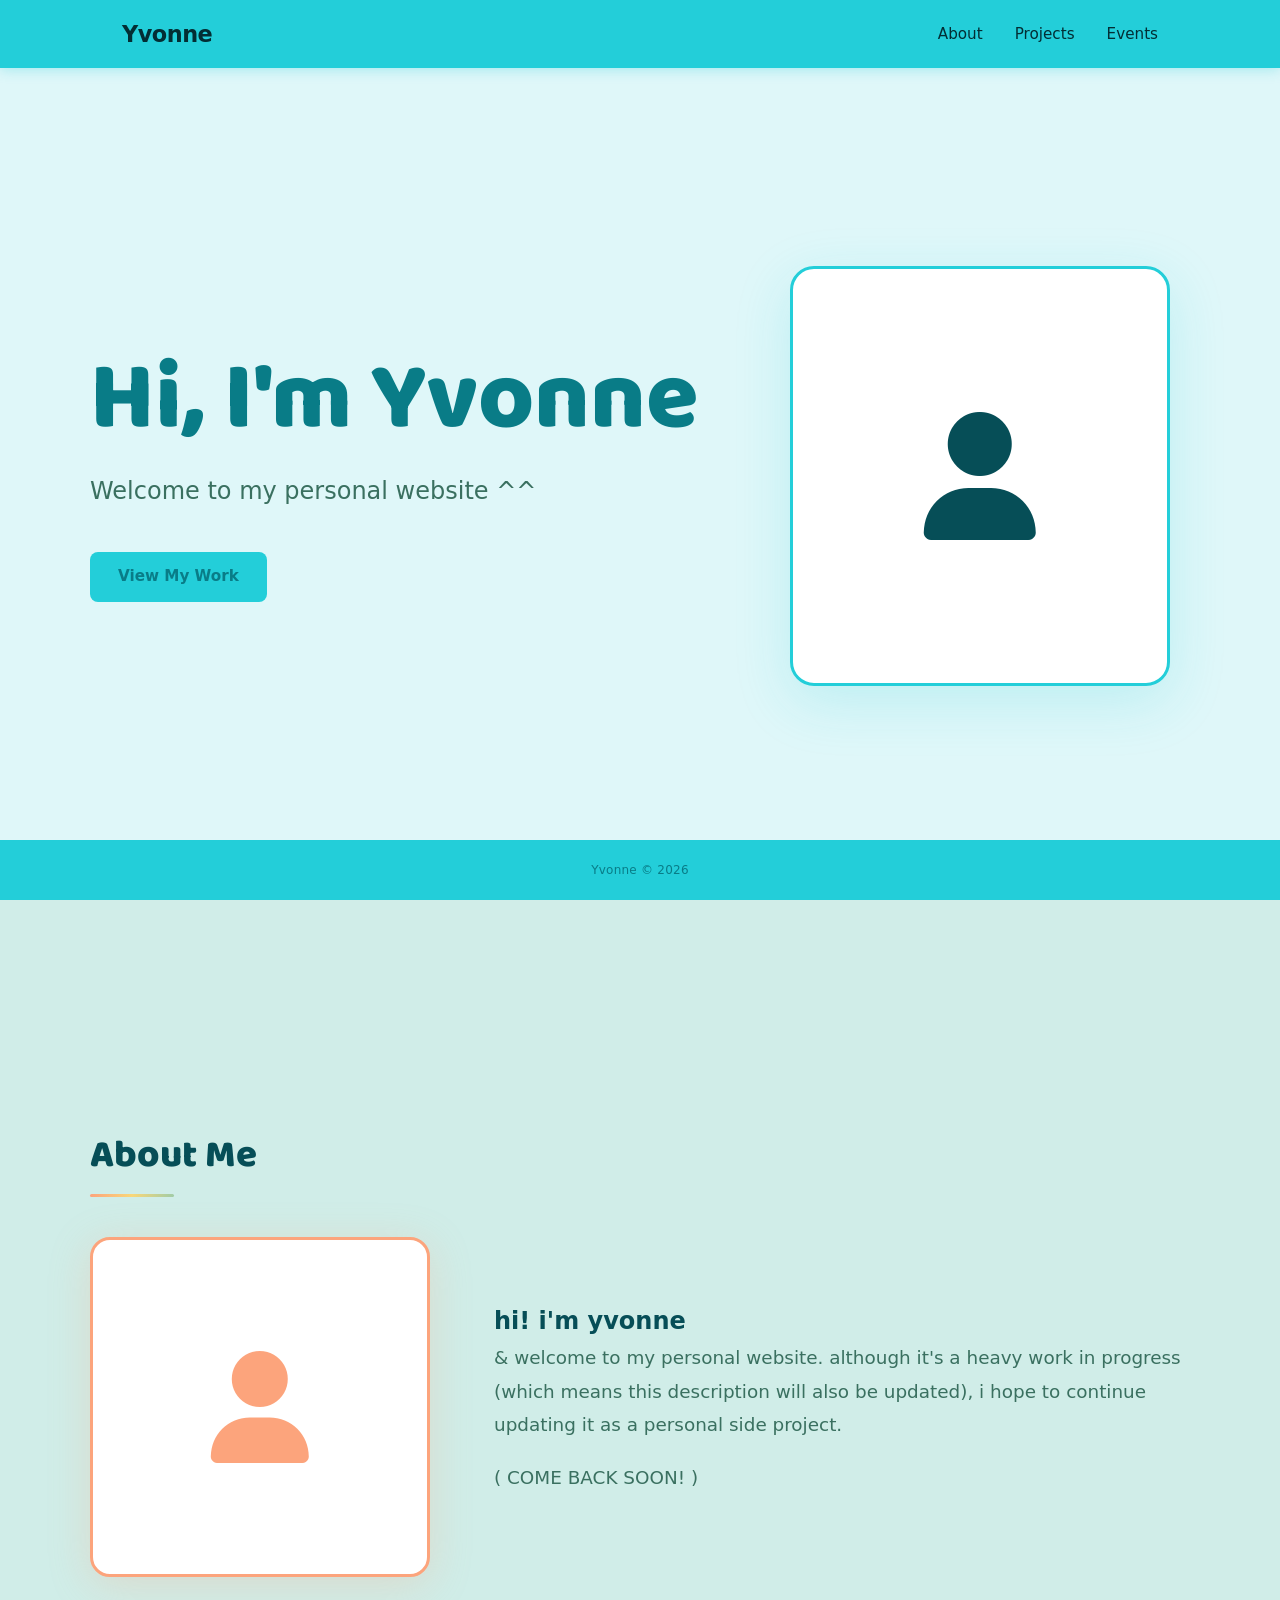
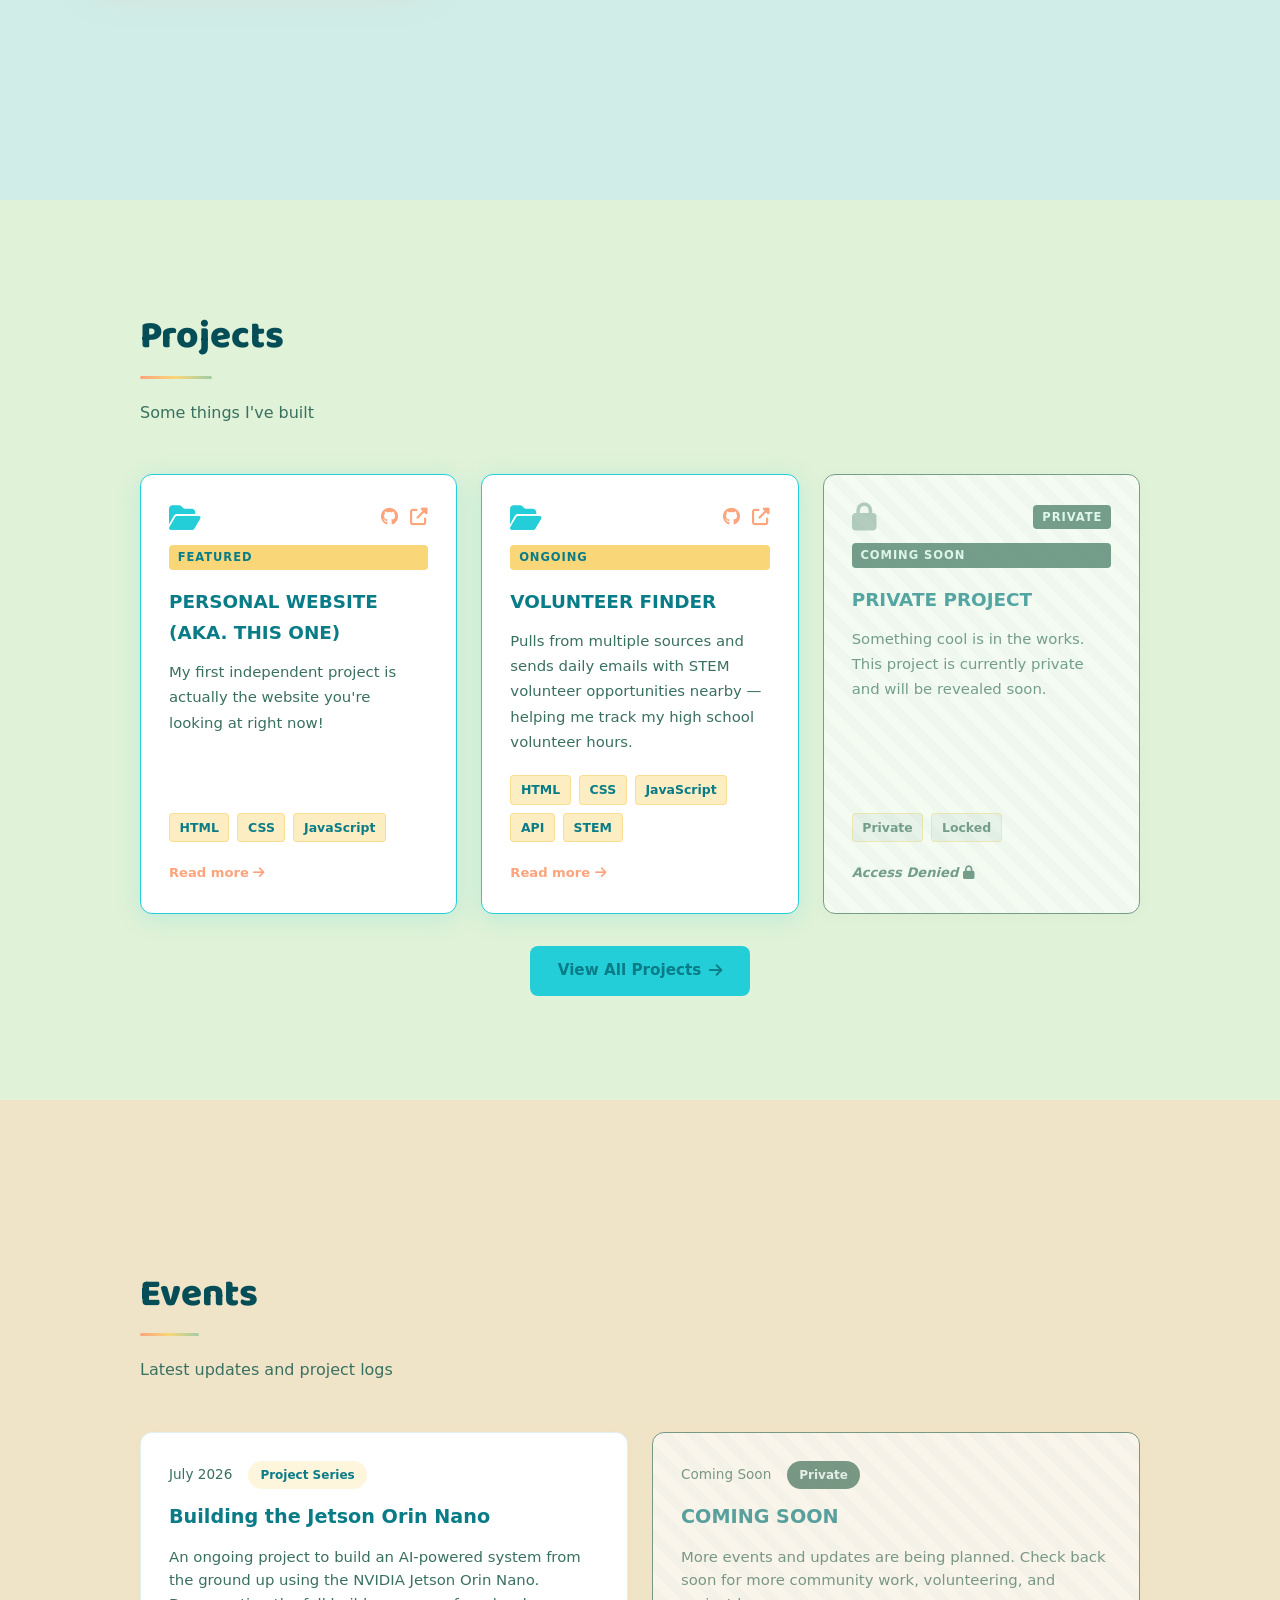
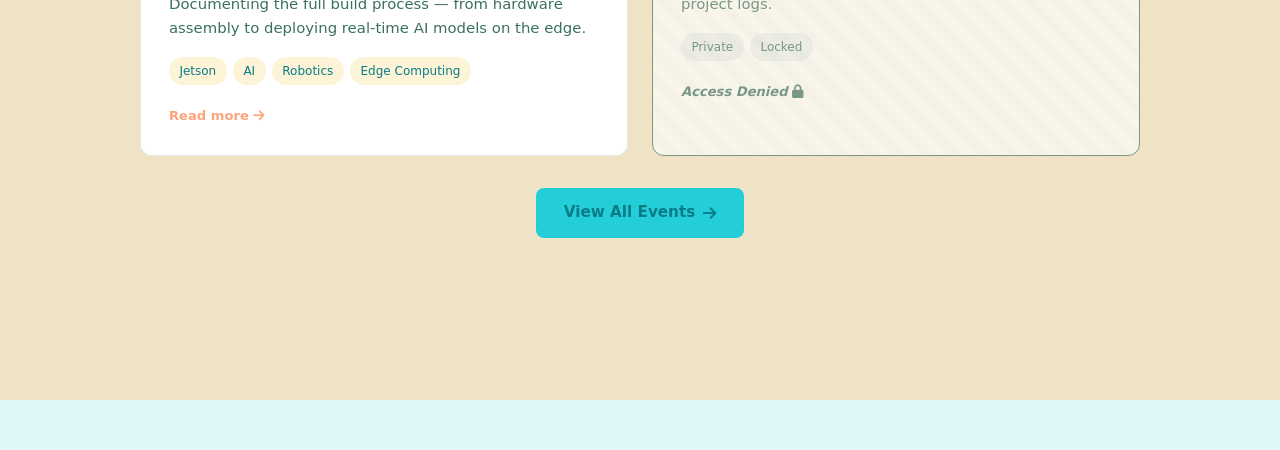
<file: index.html>
<!DOCTYPE html>
<html lang="en">
  <head>
    <meta charset="UTF-8" />
    <meta name="viewport" content="width=device-width, initial-scale=1.0" />
    <title>Yvonne | Personal Website</title>
    <link rel="stylesheet" href="styles.css" />
    <link rel="preconnect" href="https://fonts.googleapis.com">
    <link rel="preconnect" href="https://fonts.gstatic.com" crossorigin>
    <link href="https://fonts.googleapis.com/css2?family=Baloo+2:wght@400;500;600;700;800&display=swap" rel="stylesheet">
    <link
      rel="stylesheet"
      href="https://cdnjs.cloudflare.com/ajax/libs/font-awesome/6.5.0/css/all.min.css"
    />
  </head>
  <body>
    <!-- Navigation -->
    <nav id="navbar">
      <div class="nav-container">
        <a href="#hero" class="nav-logo">Yvonne</a>
        <button class="nav-toggle" id="nav-toggle" aria-label="Toggle menu">
          <i class="fas fa-bars"></i>
        </button>
        <ul class="nav-links" id="nav-links">
          <li><a href="#about">About</a></li>
          <li><a href="projects.html">Projects</a></li>
          <li><a href="events.html">Events</a></li>
        </ul>
      </div>
    </nav>

    <!-- HUD Corner Decoration (bottom-left) - Futuristic Tech Design -->
    <div class="hud-corner" aria-hidden="true">
      <svg viewBox="0 0 300 300" fill="none" xmlns="http://www.w3.org/2000/svg">
        <!-- Dark solid background panel -->
        <rect x="5" y="5" width="135" height="135" rx="4" fill="rgba(10, 140, 155, 0.08)" stroke="rgba(10, 140, 155, 0.3)" stroke-width="1"/>
        
        <!-- Background grid pattern -->
        <g opacity="0.15">
          <line x1="25" y1="5" x2="25" y2="140" stroke="#0fa0af" stroke-width="0.5"/>
          <line x1="50" y1="5" x2="50" y2="140" stroke="#0fa0af" stroke-width="0.5"/>
          <line x1="75" y1="5" x2="75" y2="140" stroke="#0fa0af" stroke-width="0.5"/>
          <line x1="100" y1="5" x2="100" y2="140" stroke="#0fa0af" stroke-width="0.5"/>
          <line x1="125" y1="5" x2="125" y2="140" stroke="#0fa0af" stroke-width="0.5"/>
          <line x1="5" y1="25" x2="140" y2="25" stroke="#0fa0af" stroke-width="0.5"/>
          <line x1="5" y1="50" x2="140" y2="50" stroke="#0fa0af" stroke-width="0.5"/>
          <line x1="5" y1="75" x2="140" y2="75" stroke="#0fa0af" stroke-width="0.5"/>
          <line x1="5" y1="100" x2="140" y2="100" stroke="#0fa0af" stroke-width="0.5"/>
          <line x1="5" y1="125" x2="140" y2="125" stroke="#0fa0af" stroke-width="0.5"/>
        </g>
        
        <!-- Main L-shaped corner bracket (very thick) -->
        <path d="M 8 120 L 8 8 L 120 8" stroke="#0a6b75" stroke-width="5" stroke-linecap="square" stroke-linejoin="miter"/>
        <path d="M 16 112 L 16 16 L 112 16" stroke="#0fa0af" stroke-width="2.5" stroke-linecap="square" stroke-linejoin="miter"/>
        <path d="M 24 104 L 24 24 L 104 24" stroke="#0fa0af" stroke-width="1" stroke-linecap="square" stroke-linejoin="miter" opacity="0.5"/>
        
        <!-- Corner accent - large filled squares at the inner corner -->
        <rect x="3" y="115" width="14" height="14" fill="#0a6b75" rx="2"/>
        <rect x="6" y="118" width="8" height="8" fill="#0fa0af" rx="1"/>
        <rect x="115" y="3" width="14" height="14" fill="#0a6b75" rx="2"/>
        <rect x="118" y="6" width="8" height="8" fill="#0fa0af" rx="1"/>
        
        <!-- Vertical circuit traces going down (thick) -->
        <path d="M 40 8 L 40 55 L 65 55 L 65 95" stroke="#0a6b75" stroke-width="3" stroke-linecap="square" stroke-linejoin="miter"/>
        <path d="M 44 8 L 44 52 L 62 52 L 62 90" stroke="#0fa0af" stroke-width="1.5" stroke-linecap="square" stroke-linejoin="miter"/>
        <circle cx="65" cy="95" r="7" fill="none" stroke="#0a6b75" stroke-width="2"/>
        <circle cx="65" cy="95" r="4" fill="none" stroke="#0fa0af" stroke-width="1.5"/>
        <circle cx="65" cy="95" r="3" fill="#0fa0af" opacity="0.8">
          <animate attributeName="r" values="2.5;4.5;2.5" dur="2s" repeatCount="indefinite"/>
          <animate attributeName="opacity" values="0.6;1;0.6" dur="2s" repeatCount="indefinite"/>
        </circle>
        
        <path d="M 90 8 L 90 45 L 115 45 L 115 75" stroke="#0a6b75" stroke-width="2.5" stroke-linecap="square" stroke-linejoin="miter"/>
        <path d="M 93 8 L 93 42 L 112 42 L 112 72" stroke="#0fa0af" stroke-width="1" stroke-linecap="square" stroke-linejoin="miter"/>
        <circle cx="115" cy="75" r="6" fill="none" stroke="#0a6b75" stroke-width="1.5"/>
        <circle cx="115" cy="75" r="3.5" fill="#0fa0af" opacity="0.7">
          <animate attributeName="r" values="3;5;3" dur="2.2s" repeatCount="indefinite"/>
        </circle>
        
        <!-- Horizontal circuit traces going right (thick) -->
        <path d="M 8 40 L 55 40 L 55 65 L 95 65" stroke="#0a6b75" stroke-width="3" stroke-linecap="square" stroke-linejoin="miter"/>
        <path d="M 8 44 L 52 44 L 52 62 L 90 62" stroke="#0fa0af" stroke-width="1.5" stroke-linecap="square" stroke-linejoin="miter"/>
        <circle cx="95" cy="65" r="7" fill="none" stroke="#0a6b75" stroke-width="2"/>
        <circle cx="95" cy="65" r="4" fill="none" stroke="#0fa0af" stroke-width="1.5"/>
        <circle cx="95" cy="65" r="3" fill="#0fa0af" opacity="0.8">
          <animate attributeName="r" values="2.5;4.5;2.5" dur="2.5s" repeatCount="indefinite"/>
          <animate attributeName="opacity" values="0.6;1;0.6" dur="2.5s" repeatCount="indefinite"/>
        </circle>
        
        <!-- Additional parallel traces -->
        <path d="M 8 70 L 45 70 L 45 88 L 68 88" stroke="#0a6b75" stroke-width="2" stroke-linecap="square" stroke-linejoin="miter" opacity="0.6"/>
        <path d="M 8 90 L 35 90 L 35 105 L 55 105" stroke="#0a6b75" stroke-width="1.5" stroke-linecap="square" stroke-linejoin="miter" opacity="0.4"/>
        <path d="M 70 8 L 70 38 L 88 38 L 88 55" stroke="#0a6b75" stroke-width="2" stroke-linecap="square" stroke-linejoin="miter" opacity="0.6"/>
        <path d="M 90 8 L 90 30 L 105 30 L 105 50" stroke="#0a6b75" stroke-width="1.5" stroke-linecap="square" stroke-linejoin="miter" opacity="0.4"/>
        
        <!-- Solder pad rectangles -->
        <rect x="60" y="60" width="12" height="12" fill="#0a6b75" opacity="0.5" rx="2"/>
        <rect x="62" y="62" width="8" height="8" fill="#0fa0af" opacity="0.3" rx="1"/>
        <rect x="40" y="60" width="12" height="12" fill="#0a6b75" opacity="0.4" rx="2"/>
        <rect x="20" y="85" width="10" height="10" fill="#0a6b75" opacity="0.35" rx="2"/>
        
        <!-- Data stream bars (vertical equalizer style) - BOLD -->
        <g opacity="0.7">
          <rect x="100" y="90" width="6" height="18" fill="#0a6b75" rx="1.5">
            <animate attributeName="height" values="18;28;10;18" dur="1.2s" repeatCount="indefinite"/>
            <animate attributeName="y" values="90;80;88;90" dur="1.2s" repeatCount="indefinite"/>
          </rect>
          <rect x="100" y="92" width="2" height="14" fill="#0fa0af" rx="1">
            <animate attributeName="height" values="14;22;8;14" dur="1.2s" repeatCount="indefinite"/>
            <animate attributeName="y" values="92;84;90;92" dur="1.2s" repeatCount="indefinite"/>
          </rect>
          
          <rect x="110" y="85" width="6" height="23" fill="#0a6b75" rx="1.5">
            <animate attributeName="height" values="23;14;28;23" dur="1.5s" repeatCount="indefinite"/>
            <animate attributeName="y" values="85;94;80;85" dur="1.5s" repeatCount="indefinite"/>
          </rect>
          <rect x="110" y="87" width="2" height="19" fill="#0fa0af" rx="1">
            <animate attributeName="height" values="19;10;24;19" dur="1.5s" repeatCount="indefinite"/>
            <animate attributeName="y" values="87;96;82;87" dur="1.5s" repeatCount="indefinite"/>
          </rect>
          
          <rect x="120" y="80" width="6" height="28" fill="#0a6b75" rx="1.5">
            <animate attributeName="height" values="28;18;22;28" dur="1.8s" repeatCount="indefinite"/>
            <animate attributeName="y" values="80;90;86;80" dur="1.8s" repeatCount="indefinite"/>
          </rect>
          <rect x="120" y="82" width="2" height="24" fill="#0fa0af" rx="1">
            <animate attributeName="height" values="24;14;18;24" dur="1.8s" repeatCount="indefinite"/>
            <animate attributeName="y" values="82;92;86;82" dur="1.8s" repeatCount="indefinite"/>
          </rect>
          
          <rect x="130" y="88" width="6" height="20" fill="#0a6b75" rx="1.5">
            <animate attributeName="height" values="20;28;12;20" dur="1.4s" repeatCount="indefinite"/>
            <animate attributeName="y" values="88;80;96;88" dur="1.4s" repeatCount="indefinite"/>
          </rect>
          <rect x="130" y="90" width="2" height="16" fill="#0fa0af" rx="1">
            <animate attributeName="height" values="16;24;8;16" dur="1.4s" repeatCount="indefinite"/>
            <animate attributeName="y" values="90;82;98;90" dur="1.4s" repeatCount="indefinite"/>
          </rect>
          
          <rect x="140" y="82" width="6" height="26" fill="#0a6b75" rx="1.5">
            <animate attributeName="height" values="26;16;30;26" dur="1.6s" repeatCount="indefinite"/>
            <animate attributeName="y" values="82;92;78;82" dur="1.6s" repeatCount="indefinite"/>
          </rect>
          <rect x="140" y="84" width="2" height="22" fill="#0fa0af" rx="1">
            <animate attributeName="height" values="22;12;26;22" dur="1.6s" repeatCount="indefinite"/>
            <animate attributeName="y" values="84;94;80;84" dur="1.6s" repeatCount="indefinite"/>
          </rect>
        </g>
        
        <!-- Hexagonal sensor node - BOLD -->
        <g transform="translate(150, 55)">
          <polygon points="25,6 40,14 40,32 25,40 10,32 10,14" stroke="#0a6b75" stroke-width="2.5" fill="rgba(10,107,117,0.15)"/>
          <polygon points="25,12 33,17 33,27 25,32 17,27 17,17" stroke="#0fa0af" stroke-width="1.5" fill="none"/>
          <circle cx="25" cy="22" r="5" fill="#0a6b75" opacity="0.6">
            <animate attributeName="r" values="4;7;4" dur="3s" repeatCount="indefinite"/>
          </circle>
          <circle cx="25" cy="22" r="3" fill="#0fa0af" opacity="0.7">
            <animate attributeName="opacity" values="0.5;0.9;0.5" dur="3s" repeatCount="indefinite"/>
          </circle>
          <circle cx="25" cy="22" r="1.5" fill="#dff7f9" opacity="0.8"/>
        </g>
        
        <!-- Radar sweep arc - BOLD -->
        <g transform="translate(140, 130)" opacity="0.5">
          <circle cx="0" cy="0" r="30" stroke="#0a6b75" stroke-width="1.5" stroke-dasharray="4 6"/>
          <circle cx="0" cy="0" r="50" stroke="#0a6b75" stroke-width="1" stroke-dasharray="3 8"/>
          <circle cx="0" cy="0" r="70" stroke="#0a6b75" stroke-width="0.6" stroke-dasharray="2 10"/>
          <line x1="0" y1="0" x2="0" y2="-70" stroke="#0fa0af" stroke-width="1.5">
            <animateTransform attributeName="transform" type="rotate" from="0" to="360" dur="6s" repeatCount="indefinite"/>
          </line>
        </g>
        
        <!-- Signal waves emanating - BOLD -->
        <g opacity="0.5">
          <path d="M 175 100 Q 190 88 205 100" stroke="#0a6b75" stroke-width="2" fill="none" stroke-linecap="round"/>
          <path d="M 165 92 Q 190 74 215 92" stroke="#0a6b75" stroke-width="1.5" fill="none" stroke-linecap="round"/>
          <path d="M 155 84 Q 190 60 225 84" stroke="#0a6b75" stroke-width="1" fill="none" stroke-linecap="round"/>
        </g>
        
        <!-- Crosshair markers at key points - BOLD -->
        <g opacity="0.6">
          <line x1="190" y1="30" x2="190" y2="42" stroke="#0a6b75" stroke-width="1.5"/>
          <line x1="185" y1="36" x2="195" y2="36" stroke="#0a6b75" stroke-width="1.5"/>
          <line x1="220" y1="65" x2="220" y2="77" stroke="#0a6b75" stroke-width="1.5"/>
          <line x1="215" y1="71" x2="225" y2="71" stroke="#0a6b75" stroke-width="1.5"/>
          <line x1="190" y1="170" x2="190" y2="182" stroke="#0a6b75" stroke-width="1.5"/>
          <line x1="185" y1="176" x2="195" y2="176" stroke="#0a6b75" stroke-width="1.5"/>
        </g>
        
        <!-- Diagonal data lines - BOLD -->
        <path d="M 120 120 L 170 170" stroke="#0a6b75" stroke-width="1.5" stroke-linecap="round" opacity="0.4" stroke-dasharray="6 4"/>
        <path d="M 100 120 L 140 170" stroke="#0a6b75" stroke-width="1" stroke-linecap="round" opacity="0.25" stroke-dasharray="4 6"/>
        
        <!-- Corner tech accents - large triangles -->
        <polygon points="20,110 32,110 20,122" fill="#0a6b75" opacity="0.6"/>
        <polygon points="110,20 122,20 110,32" fill="#0a6b75" opacity="0.6"/>
        
        <!-- Tech decoration blocks -->
        <rect x="130" y="8" width="8" height="5" fill="#0a6b75" rx="1" opacity="0.5"/>
        <rect x="8" y="130" width="5" height="8" fill="#0a6b75" rx="1" opacity="0.5"/>
        
        <!-- Animated data particles -->
        <circle r="2.5" fill="#0a6b75" opacity="0">
          <animate attributeName="cx" values="40;65;65;95" dur="3s" repeatCount="indefinite"/>
          <animate attributeName="cy" values="8;8;55;55" dur="3s" repeatCount="indefinite"/>
          <animate attributeName="opacity" values="0;0.8;0.8;0" dur="3s" repeatCount="indefinite"/>
        </circle>
        <circle r="2" fill="#0a6b75" opacity="0">
          <animate attributeName="cx" values="8;8;40;40" dur="2.5s" repeatCount="indefinite"/>
          <animate attributeName="cy" values="8;50;50;80" dur="2.5s" repeatCount="indefinite"/>
          <animate attributeName="opacity" values="0;0.7;0.7;0" dur="2.5s" repeatCount="indefinite"/>
        </circle>
        
        <!-- Gradient definitions -->
        <defs>
          <linearGradient id="hudGrad1" x1="0%" y1="0%" x2="100%" y2="100%">
            <stop offset="0%" stop-color="#0fa0af"/>
            <stop offset="100%" stop-color="#0a6b75"/>
          </linearGradient>
          <linearGradient id="hudGrad2" x1="100%" y1="0%" x2="0%" y2="100%">
            <stop offset="0%" stop-color="#0fa0af" stop-opacity="0.6"/>
            <stop offset="100%" stop-color="#0a6b75" stop-opacity="0.3"/>
          </linearGradient>
        </defs>
      </svg>
    </div>

    <div class="scroll-charm" id="scroll-charm" aria-hidden="true">
      <span class="garden-line"></span>
      <span class="hanging-star star-one"></span>
      <span class="hanging-star star-two"></span>
      <span class="hanging-star star-three"></span>
      <span class="hanging-star star-four"></span>
      <span class="hanging-star star-five"></span>
    </div>

    <!-- Hero Section -->
    <section id="hero">
      <div class="hero-inner">
        <div class="hero-content">
          <h1 class="hero-name">Hi, I'm Yvonne</h1>
          <p class="hero-tagline">Welcome to my personal website ^^</p>
          <div class="hero-cta">
            <a href="#projects" class="btn btn-primary">View My Work</a>
          </div>
        </div>
        <div class="hero-image">
          <div class="hero-image-frame">
            <!-- Replace with: <img src="your-photo.jpg" alt="Yvonne" /> -->
            <i class="fas fa-user"></i>
          </div>
        </div>
      </div>
      <div class="hero-scroll-hint">
        <a href="#about"><i class="fas fa-chevron-down"></i></a>
      </div>
    </section>

    <!-- About Section -->
    <section id="about">
      <div class="section-container">
        <h2 class="section-title">About Me</h2>
        <div class="about-content">
          <div class="about-avatar">
            <div class="avatar-placeholder">
              <!-- Replace with: <img src="your-photo.jpg" alt="Yvonne" /> -->
              <i class="fas fa-user"></i>
            </div>
          </div>
<div class="about-text">
            <h1>
              hi! i'm yvonne
            </h1>
            <p>
              & welcome to my personal website. although it's a heavy work in progress (which means this description will also be updated), i hope to continue updating it as a personal side project. 
            </p>
            <p>
              ( COME BACK SOON! )
            </p>
          </div>
        </div>
      </div>
    </section>

    <!-- Projects Section -->
    <section id="projects">
      <div class="section-container">
        <h2 class="section-title">Projects</h2>
        <p class="section-subtitle">Some things I've built</p>
        <div class="projects-grid">

          <!-- Project Card 1 - Personal Website (Featured) -->
          <article class="project-card project-card--featured" role="button" tabindex="0"
            data-title="PERSONAL WEBSITE (AKA. THIS ONE)"
            data-badge="Featured"
            data-desc="This website was designed as a place to showcase some of my work and share a bit about myself. Although currently a heavy
              work in progress, I plan to continue updating it as a personal project -- and as I learn more."
            data-tags="HTML,CSS,JavaScript"
            data-page="project-personal-website.html"
          >
            <div class="project-card-header">
              <i class="fas fa-folder-open project-icon"></i>
              <div class="project-links">
                <a href="#" aria-label="GitHub Repository"><i class="fab fa-github"></i></a>
                <a href="#" aria-label="Live Demo"><i class="fas fa-external-link-alt"></i></a>
              </div>
            </div>
            <span class="project-badge">Featured</span>
            <h3 class="project-title">PERSONAL WEBSITE (AKA. THIS ONE)</h3>
            <p class="project-description">
              My first independent project is actually the website you're looking at right now!
            </p>
            <ul class="project-tags">
              <li>HTML</li>
              <li>CSS</li>
              <li>JavaScript</li>
            </ul>
            <span class="project-card-readmore">Read more <i class="fas fa-arrow-right"></i></span>
          </article>

          <!-- Project Card 2 - Volunteer Finder -->
          <article class="project-card project-card--featured" role="button" tabindex="0"
            data-title="VOLUNTEER FINDER"
            data-badge="Ongoing"
            data-desc="A personal tool I built to help me conveniently find volunteer opportunities I'm willing to travel to — mostly STEM-related ones. It pulls from a wide array of sources and sends me daily emails with new opportunities so I can easily track and log my high school volunteer hours. Pretty much complete!"
            data-tags="HTML,CSS,JavaScript,API,STEM"
            data-page="project-volunteer-finder.html"
          >
            <div class="project-card-header">
              <i class="fas fa-folder-open project-icon"></i>
              <div class="project-links">
                <a href="#" aria-label="GitHub Repository"><i class="fab fa-github"></i></a>
                <a href="#" aria-label="Live Demo"><i class="fas fa-external-link-alt"></i></a>
              </div>
            </div>
            <span class="project-badge">Ongoing</span>
            <h3 class="project-title">VOLUNTEER FINDER</h3>
            <p class="project-description">
              Pulls from multiple sources and sends daily emails with STEM volunteer
              opportunities nearby — helping me track my high school volunteer hours.
            </p>
            <ul class="project-tags">
              <li>HTML</li>
              <li>CSS</li>
              <li>JavaScript</li>
              <li>API</li>
              <li>STEM</li>
            </ul>
            <span class="project-card-readmore">Read more <i class="fas fa-arrow-right"></i></span>
          </article>

          <!-- Project Card 3 - Access Denied / Private -->
          <article class="project-card project-card--locked">
            <div class="project-card-header">
              <i class="fas fa-lock project-icon"></i>
              <div class="project-links">
                <span class="project-locked-badge">Private</span>
              </div>
            </div>
            <span class="project-badge project-badge--locked">Coming Soon</span>
            <h3 class="project-title">PRIVATE PROJECT</h3>
            <p class="project-description">
              Something cool is in the works. This project is currently private and will be revealed soon.
            </p>
            <ul class="project-tags project-tags--locked">
              <li>Private</li>
              <li>Locked</li>
            </ul>
            <span class="project-card-readmore project-card-readmore--locked">Access Denied <i class="fas fa-lock"></i></span>
          </article>
        </div>

        <!-- View All Projects Button -->
        <div class="projects-cta" style="text-align: center; margin-top: 2rem;">
          <a href="projects.html" class="btn btn-primary">View All Projects <i class="fas fa-arrow-right"></i></a>
        </div>
      </div>
    </section>

    <!-- Events Preview Section -->
    <section id="events-preview">
      <div class="section-container">
        <h2 class="section-title">Events</h2>
        <p class="section-subtitle">Latest updates and project logs</p>
        <div class="events-preview-grid">

          <!-- Event Card 1 - Jetson -->
          <article class="event-card" role="button" tabindex="0" onclick="window.location.href='events.html'">
            <div class="event-card-header">
              <span class="event-card-date">July 2026</span>
              <span class="event-card-category">Project Series</span>
            </div>
            <h3 class="event-card-title">Building the Jetson Orin Nano</h3>
            <p class="event-card-excerpt">
              An ongoing project to build an AI-powered system from the ground up using the NVIDIA Jetson Orin Nano. Documenting the full build process — from hardware assembly to deploying real-time AI models on the edge.
            </p>
            <div class="event-card-tags">
              <span class="event-tag">Jetson</span>
              <span class="event-tag">AI</span>
              <span class="event-tag">Robotics</span>
              <span class="event-tag">Edge Computing</span>
            </div>
            <span class="event-card-readmore">Read more <i class="fas fa-arrow-right"></i></span>
          </article>

          <!-- Event Card 2 - Coming Soon / Locked -->
          <article class="event-card event-card--locked" role="button" tabindex="0">
            <div class="event-card-header">
              <span class="event-card-date">Coming Soon</span>
              <span class="event-card-category event-card-category--locked">Private</span>
            </div>
            <h3 class="event-card-title">COMING SOON</h3>
            <p class="event-card-excerpt">
              More events and updates are being planned. Check back soon for more community work, volunteering, and project logs.
            </p>
            <div class="event-card-tags">
              <span class="event-tag event-tag--locked">Private</span>
              <span class="event-tag event-tag--locked">Locked</span>
            </div>
            <span class="event-card-readmore event-card-readmore--locked">Access Denied <i class="fas fa-lock"></i></span>
          </article>

        </div>

        <!-- View All Events Button -->
        <div class="events-cta" style="text-align: center; margin-top: 2rem;">
          <a href="events.html" class="btn btn-primary">View All Events <i class="fas fa-arrow-right"></i></a>
        </div>
      </div>
    </section>

    <!-- Project Detail Modal -->
    <div class="modal-overlay" id="project-modal" role="dialog" aria-modal="true" aria-labelledby="modal-title" hidden>
      <div class="modal">
        <button class="modal-close" id="modal-close" aria-label="Close">
          <i class="fas fa-times"></i>
        </button>
        <div class="modal-image-wrap">
          <div class="modal-image-placeholder"><i class="fas fa-folder-open"></i></div>
        </div>
        <div class="modal-body">
          <span class="project-badge modal-badge" id="modal-badge" hidden></span>
          <h2 class="modal-title" id="modal-title"></h2>
          <ul class="project-tags modal-tags" id="modal-tags"></ul>
          <p class="modal-desc" id="modal-desc"></p>
          <div class="modal-actions">
            <a href="#" class="btn btn-primary" id="modal-demo" target="_blank" rel="noopener">
              <i class="fas fa-external-link-alt"></i> Live Demo
            </a>
            <a href="#" class="btn btn-secondary" id="modal-github" target="_blank" rel="noopener">
              <i class="fab fa-github"></i> GitHub
            </a>
          </div>
        </div>
      </div>
    </div>

    <!-- Project Modal Script -->
    <script>
      // Project detail modal for index.html
      (function() {
        const modal = document.getElementById("project-modal");
        const modalClose = document.getElementById("modal-close");

        function openModal(card) {
          document.getElementById("modal-title").textContent = card.dataset.title || "";
          document.getElementById("modal-desc").textContent = card.dataset.desc || "";

          const badge = document.getElementById("modal-badge");
          if (card.dataset.badge) {
            badge.textContent = card.dataset.badge;
            badge.hidden = false;
          } else {
            badge.hidden = true;
          }

          const tagsEl = document.getElementById("modal-tags");
          tagsEl.innerHTML = (card.dataset.tags || "").split(",").map(t =>
            `<li>${t.trim()}</li>`).join("");

          document.getElementById("modal-github").href = card.dataset.github || "#";
          document.getElementById("modal-demo").href = card.dataset.demo || "#";

          modal.hidden = false;
          document.body.style.overflow = "hidden";
          modalClose.focus();
        }

        function closeModal() {
          modal.hidden = true;
          document.body.style.overflow = "";
        }

        document.querySelectorAll(".project-card[role='button']").forEach((card) => {
          // If card has data-page, navigate to project page instead of opening modal
          if (card.dataset.page) {
            card.addEventListener("click", () => {
              window.location.href = card.dataset.page;
            });
            card.addEventListener("keydown", (e) => {
              if (e.key === "Enter" || e.key === " ") { e.preventDefault(); window.location.href = card.dataset.page; }
            });
          } else {
            card.addEventListener("click", () => openModal(card));
            card.addEventListener("keydown", (e) => {
              if (e.key === "Enter" || e.key === " ") { e.preventDefault(); openModal(card); }
            });
          }
        });

        modalClose.addEventListener("click", closeModal);
        modal.addEventListener("click", (e) => { if (e.target === modal) closeModal(); });
        document.addEventListener("keydown", (e) => { if (e.key === "Escape") closeModal(); });
      })();
    </script>

    <!-- Footer -->
    <footer>
      <p>Yvonne &copy; 2026</p>
    </footer>

    <script src="script.js"></script>
  </body>
</html>
</file>
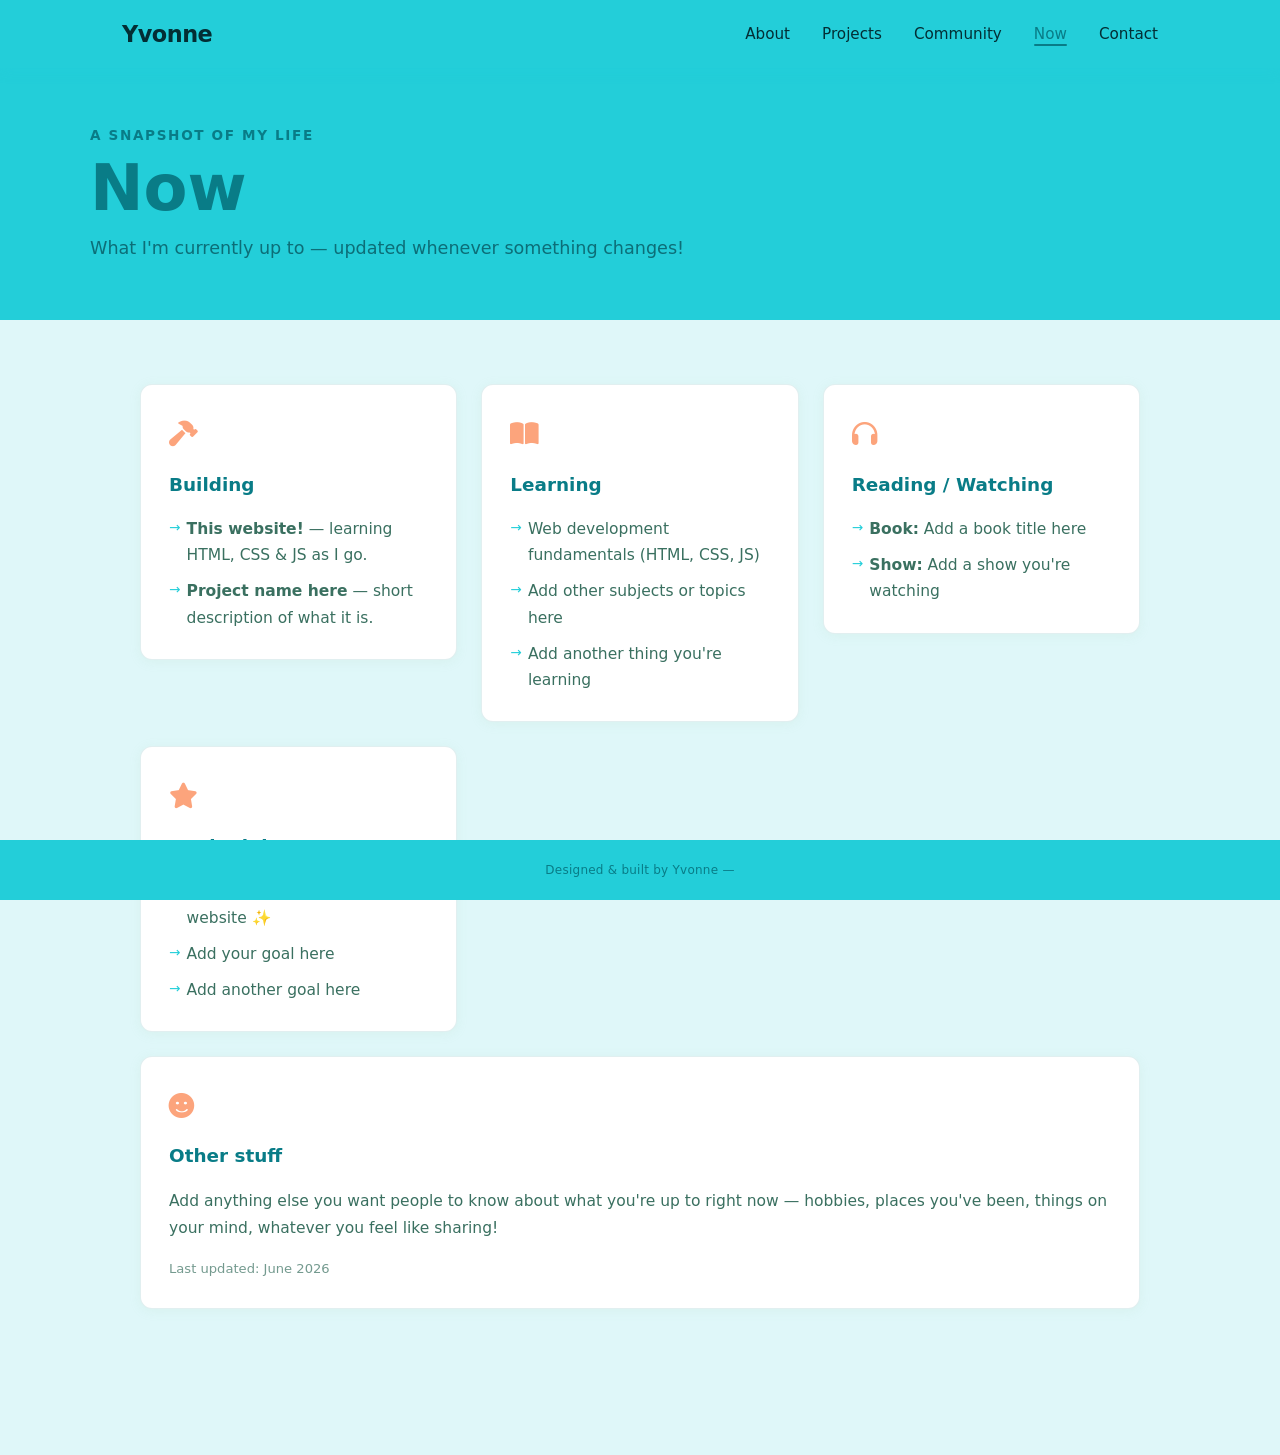
<file: now.html>
<!DOCTYPE html>
<html lang="en">
  <head>
    <meta charset="UTF-8" />
    <meta name="viewport" content="width=device-width, initial-scale=1.0" />
    <title>Now | Yvonne</title>
    <link rel="stylesheet" href="styles.css" />
    <link
      rel="stylesheet"
      href="https://cdnjs.cloudflare.com/ajax/libs/font-awesome/6.5.0/css/all.min.css"
    />
  </head>
  <body>
    <!-- HUD Corner Decoration (bottom-left) - Futuristic Tech Design -->
    <div class="hud-corner" aria-hidden="true">
      <svg viewBox="0 0 300 300" fill="none" xmlns="http://www.w3.org/2000/svg">
        <!-- Dark solid background panel -->
        <rect x="5" y="5" width="135" height="135" rx="4" fill="rgba(10, 140, 155, 0.08)" stroke="rgba(10, 140, 155, 0.3)" stroke-width="1"/>
        <!-- Background grid pattern -->
        <g opacity="0.15">
          <line x1="25" y1="5" x2="25" y2="140" stroke="#0fa0af" stroke-width="0.5"/>
          <line x1="50" y1="5" x2="50" y2="140" stroke="#0fa0af" stroke-width="0.5"/>
          <line x1="75" y1="5" x2="75" y2="140" stroke="#0fa0af" stroke-width="0.5"/>
          <line x1="100" y1="5" x2="100" y2="140" stroke="#0fa0af" stroke-width="0.5"/>
          <line x1="125" y1="5" x2="125" y2="140" stroke="#0fa0af" stroke-width="0.5"/>
          <line x1="5" y1="25" x2="140" y2="25" stroke="#0fa0af" stroke-width="0.5"/>
          <line x1="5" y1="50" x2="140" y2="50" stroke="#0fa0af" stroke-width="0.5"/>
          <line x1="5" y1="75" x2="140" y2="75" stroke="#0fa0af" stroke-width="0.5"/>
          <line x1="5" y1="100" x2="140" y2="100" stroke="#0fa0af" stroke-width="0.5"/>
          <line x1="5" y1="125" x2="140" y2="125" stroke="#0fa0af" stroke-width="0.5"/>
        </g>
        <!-- Main L-shaped corner bracket (very thick) -->
        <path d="M 8 120 L 8 8 L 120 8" stroke="#0a6b75" stroke-width="5" stroke-linecap="square" stroke-linejoin="miter"/>
        <path d="M 16 112 L 16 16 L 112 16" stroke="#0fa0af" stroke-width="2.5" stroke-linecap="square" stroke-linejoin="miter"/>
        <path d="M 24 104 L 24 24 L 104 24" stroke="#0fa0af" stroke-width="1" stroke-linecap="square" stroke-linejoin="miter" opacity="0.5"/>
        <!-- Corner accent - large filled squares at the inner corner -->
        <rect x="3" y="115" width="14" height="14" fill="#0a6b75" rx="2"/>
        <rect x="6" y="118" width="8" height="8" fill="#0fa0af" rx="1"/>
        <rect x="115" y="3" width="14" height="14" fill="#0a6b75" rx="2"/>
        <rect x="118" y="6" width="8" height="8" fill="#0fa0af" rx="1"/>
        <!-- Vertical circuit traces going down (thick) -->
        <path d="M 40 8 L 40 55 L 65 55 L 65 95" stroke="#0a6b75" stroke-width="3" stroke-linecap="square" stroke-linejoin="miter"/>
        <path d="M 44 8 L 44 52 L 62 52 L 62 90" stroke="#0fa0af" stroke-width="1.5" stroke-linecap="square" stroke-linejoin="miter"/>
        <circle cx="65" cy="95" r="7" fill="none" stroke="#0a6b75" stroke-width="2"/>
        <circle cx="65" cy="95" r="4" fill="none" stroke="#0fa0af" stroke-width="1.5"/>
        <circle cx="65" cy="95" r="3" fill="#0fa0af" opacity="0.8">
          <animate attributeName="r" values="2.5;4.5;2.5" dur="2s" repeatCount="indefinite"/>
          <animate attributeName="opacity" values="0.6;1;0.6" dur="2s" repeatCount="indefinite"/>
        </circle>
        <path d="M 90 8 L 90 45 L 115 45 L 115 75" stroke="#0a6b75" stroke-width="2.5" stroke-linecap="square" stroke-linejoin="miter"/>
        <path d="M 93 8 L 93 42 L 112 42 L 112 72" stroke="#0fa0af" stroke-width="1" stroke-linecap="square" stroke-linejoin="miter"/>
        <circle cx="115" cy="75" r="6" fill="none" stroke="#0a6b75" stroke-width="1.5"/>
        <circle cx="115" cy="75" r="3.5" fill="#0fa0af" opacity="0.7">
          <animate attributeName="r" values="3;5;3" dur="2.2s" repeatCount="indefinite"/>
        </circle>
        <!-- Horizontal circuit traces going right (thick) -->
        <path d="M 8 40 L 55 40 L 55 65 L 95 65" stroke="#0a6b75" stroke-width="3" stroke-linecap="square" stroke-linejoin="miter"/>
        <path d="M 8 44 L 52 44 L 52 62 L 90 62" stroke="#0fa0af" stroke-width="1.5" stroke-linecap="square" stroke-linejoin="miter"/>
        <circle cx="95" cy="65" r="7" fill="none" stroke="#0a6b75" stroke-width="2"/>
        <circle cx="95" cy="65" r="4" fill="none" stroke="#0fa0af" stroke-width="1.5"/>
        <circle cx="95" cy="65" r="3" fill="#0fa0af" opacity="0.8">
          <animate attributeName="r" values="2.5;4.5;2.5" dur="2.5s" repeatCount="indefinite"/>
          <animate attributeName="opacity" values="0.6;1;0.6" dur="2.5s" repeatCount="indefinite"/>
        </circle>
        <!-- Additional parallel traces -->
        <path d="M 8 70 L 45 70 L 45 88 L 68 88" stroke="#0a6b75" stroke-width="2" stroke-linecap="square" stroke-linejoin="miter" opacity="0.6"/>
        <path d="M 8 90 L 35 90 L 35 105 L 55 105" stroke="#0a6b75" stroke-width="1.5" stroke-linecap="square" stroke-linejoin="miter" opacity="0.4"/>
        <path d="M 70 8 L 70 38 L 88 38 L 88 55" stroke="#0a6b75" stroke-width="2" stroke-linecap="square" stroke-linejoin="miter" opacity="0.6"/>
        <path d="M 90 8 L 90 30 L 105 30 L 105 50" stroke="#0a6b75" stroke-width="1.5" stroke-linecap="square" stroke-linejoin="miter" opacity="0.4"/>
        <!-- Solder pad rectangles -->
        <rect x="60" y="60" width="12" height="12" fill="#0a6b75" opacity="0.5" rx="2"/>
        <rect x="62" y="62" width="8" height="8" fill="#0fa0af" opacity="0.3" rx="1"/>
        <rect x="40" y="60" width="12" height="12" fill="#0a6b75" opacity="0.4" rx="2"/>
        <rect x="20" y="85" width="10" height="10" fill="#0a6b75" opacity="0.35" rx="2"/>
        <!-- Data stream bars (vertical equalizer style) - BOLD -->
        <g opacity="0.7">
          <rect x="100" y="90" width="6" height="18" fill="#0a6b75" rx="1.5">
            <animate attributeName="height" values="18;28;10;18" dur="1.2s" repeatCount="indefinite"/>
            <animate attributeName="y" values="90;80;88;90" dur="1.2s" repeatCount="indefinite"/>
          </rect>
          <rect x="100" y="92" width="2" height="14" fill="#0fa0af" rx="1">
            <animate attributeName="height" values="14;22;8;14" dur="1.2s" repeatCount="indefinite"/>
            <animate attributeName="y" values="92;84;90;92" dur="1.2s" repeatCount="indefinite"/>
          </rect>
          <rect x="110" y="85" width="6" height="23" fill="#0a6b75" rx="1.5">
            <animate attributeName="height" values="23;14;28;23" dur="1.5s" repeatCount="indefinite"/>
            <animate attributeName="y" values="85;94;80;85" dur="1.5s" repeatCount="indefinite"/>
          </rect>
          <rect x="110" y="87" width="2" height="19" fill="#0fa0af" rx="1">
            <animate attributeName="height" values="19;10;24;19" dur="1.5s" repeatCount="indefinite"/>
            <animate attributeName="y" values="87;96;82;87" dur="1.5s" repeatCount="indefinite"/>
          </rect>
          <rect x="120" y="80" width="6" height="28" fill="#0a6b75" rx="1.5">
            <animate attributeName="height" values="28;18;22;28" dur="1.8s" repeatCount="indefinite"/>
            <animate attributeName="y" values="80;90;86;80" dur="1.8s" repeatCount="indefinite"/>
          </rect>
          <rect x="120" y="82" width="2" height="24" fill="#0fa0af" rx="1">
            <animate attributeName="height" values="24;14;18;24" dur="1.8s" repeatCount="indefinite"/>
            <animate attributeName="y" values="82;92;86;82" dur="1.8s" repeatCount="indefinite"/>
          </rect>
          <rect x="130" y="88" width="6" height="20" fill="#0a6b75" rx="1.5">
            <animate attributeName="height" values="20;28;12;20" dur="1.4s" repeatCount="indefinite"/>
            <animate attributeName="y" values="88;80;96;88" dur="1.4s" repeatCount="indefinite"/>
          </rect>
          <rect x="130" y="90" width="2" height="16" fill="#0fa0af" rx="1">
            <animate attributeName="height" values="16;24;8;16" dur="1.4s" repeatCount="indefinite"/>
            <animate attributeName="y" values="90;82;98;90" dur="1.4s" repeatCount="indefinite"/>
          </rect>
          <rect x="140" y="82" width="6" height="26" fill="#0a6b75" rx="1.5">
            <animate attributeName="height" values="26;16;30;26" dur="1.6s" repeatCount="indefinite"/>
            <animate attributeName="y" values="82;92;78;82" dur="1.6s" repeatCount="indefinite"/>
          </rect>
          <rect x="140" y="84" width="2" height="22" fill="#0fa0af" rx="1">
            <animate attributeName="height" values="22;12;26;22" dur="1.6s" repeatCount="indefinite"/>
            <animate attributeName="y" values="84;94;80;84" dur="1.6s" repeatCount="indefinite"/>
          </rect>
        </g>
        <!-- Hexagonal sensor node - BOLD -->
        <g transform="translate(150, 55)">
          <polygon points="25,6 40,14 40,32 25,40 10,32 10,14" stroke="#0a6b75" stroke-width="2.5" fill="rgba(10,107,117,0.15)"/>
          <polygon points="25,12 33,17 33,27 25,32 17,27 17,17" stroke="#0fa0af" stroke-width="1.5" fill="none"/>
          <circle cx="25" cy="22" r="5" fill="#0a6b75" opacity="0.6">
            <animate attributeName="r" values="4;7;4" dur="3s" repeatCount="indefinite"/>
          </circle>
          <circle cx="25" cy="22" r="3" fill="#0fa0af" opacity="0.7">
            <animate attributeName="opacity" values="0.5;0.9;0.5" dur="3s" repeatCount="indefinite"/>
          </circle>
          <circle cx="25" cy="22" r="1.5" fill="#dff7f9" opacity="0.8"/>
        </g>
        <!-- Radar sweep arc - BOLD -->
        <g transform="translate(140, 130)" opacity="0.5">
          <circle cx="0" cy="0" r="30" stroke="#0a6b75" stroke-width="1.5" stroke-dasharray="4 6"/>
          <circle cx="0" cy="0" r="50" stroke="#0a6b75" stroke-width="1" stroke-dasharray="3 8"/>
          <circle cx="0" cy="0" r="70" stroke="#0a6b75" stroke-width="0.6" stroke-dasharray="2 10"/>
          <line x1="0" y1="0" x2="0" y2="-70" stroke="#0fa0af" stroke-width="1.5">
            <animateTransform attributeName="transform" type="rotate" from="0" to="360" dur="6s" repeatCount="indefinite"/>
          </line>
        </g>
        <!-- Signal waves emanating - BOLD -->
        <g opacity="0.5">
          <path d="M 175 100 Q 190 88 205 100" stroke="#0a6b75" stroke-width="2" fill="none" stroke-linecap="round"/>
          <path d="M 165 92 Q 190 74 215 92" stroke="#0a6b75" stroke-width="1.5" fill="none" stroke-linecap="round"/>
          <path d="M 155 84 Q 190 60 225 84" stroke="#0a6b75" stroke-width="1" fill="none" stroke-linecap="round"/>
        </g>
        <!-- Crosshair markers at key points - BOLD -->
        <g opacity="0.6">
          <line x1="190" y1="30" x2="190" y2="42" stroke="#0a6b75" stroke-width="1.5"/>
          <line x1="185" y1="36" x2="195" y2="36" stroke="#0a6b75" stroke-width="1.5"/>
          <line x1="220" y1="65" x2="220" y2="77" stroke="#0a6b75" stroke-width="1.5"/>
          <line x1="215" y1="71" x2="225" y2="71" stroke="#0a6b75" stroke-width="1.5"/>
          <line x1="190" y1="170" x2="190" y2="182" stroke="#0a6b75" stroke-width="1.5"/>
          <line x1="185" y1="176" x2="195" y2="176" stroke="#0a6b75" stroke-width="1.5"/>
        </g>
        <!-- Diagonal data lines - BOLD -->
        <path d="M 120 120 L 170 170" stroke="#0a6b75" stroke-width="1.5" stroke-linecap="round" opacity="0.4" stroke-dasharray="6 4"/>
        <path d="M 100 120 L 140 170" stroke="#0a6b75" stroke-width="1" stroke-linecap="round" opacity="0.25" stroke-dasharray="4 6"/>
        <!-- Corner tech accents - large triangles -->
        <polygon points="20,110 32,110 20,122" fill="#0a6b75" opacity="0.6"/>
        <polygon points="110,20 122,20 110,32" fill="#0a6b75" opacity="0.6"/>
        <!-- Tech decoration blocks -->
        <rect x="130" y="8" width="8" height="5" fill="#0a6b75" rx="1" opacity="0.5"/>
        <rect x="8" y="130" width="5" height="8" fill="#0a6b75" rx="1" opacity="0.5"/>
        <!-- Animated data particles -->
        <circle r="2.5" fill="#0a6b75" opacity="0">
          <animate attributeName="cx" values="40;65;65;95" dur="3s" repeatCount="indefinite"/>
          <animate attributeName="cy" values="8;8;55;55" dur="3s" repeatCount="indefinite"/>
          <animate attributeName="opacity" values="0;0.8;0.8;0" dur="3s" repeatCount="indefinite"/>
        </circle>
        <circle r="2" fill="#0a6b75" opacity="0">
          <animate attributeName="cx" values="8;8;40;40" dur="2.5s" repeatCount="indefinite"/>
          <animate attributeName="cy" values="8;50;50;80" dur="2.5s" repeatCount="indefinite"/>
          <animate attributeName="opacity" values="0;0.7;0.7;0" dur="2.5s" repeatCount="indefinite"/>
        </circle>
        <defs>
          <linearGradient id="hudGrad1" x1="0%" y1="0%" x2="100%" y2="100%">
            <stop offset="0%" stop-color="#0fa0af"/>
            <stop offset="100%" stop-color="#0a6b75"/>
          </linearGradient>
          <linearGradient id="hudGrad2" x1="100%" y1="0%" x2="0%" y2="100%">
            <stop offset="0%" stop-color="#0fa0af" stop-opacity="0.6"/>
            <stop offset="100%" stop-color="#0a6b75" stop-opacity="0.3"/>
          </linearGradient>
        </defs>
      </svg>
    </div>

    <!-- Navigation -->
    <nav id="navbar" class="scrolled">
      <div class="nav-container">
        <a href="index.html" class="nav-logo">Yvonne</a>
        <button class="nav-toggle" id="nav-toggle" aria-label="Toggle menu">
          <i class="fas fa-bars"></i>
        </button>
        <ul class="nav-links" id="nav-links">
          <li><a href="index.html#about">About</a></li>
          <li><a href="projects.html">Projects</a></li>
          <li><a href="community.html">Community</a></li>
          <li><a href="now.html" class="nav-active">Now</a></li>
          <li><a href="index.html#contact">Contact</a></li>
        </ul>
      </div>
    </nav>

    <!-- Page Header -->
    <header class="page-header">
      <div class="page-header-inner">
        <p class="page-header-label">a snapshot of my life</p>
        <h1 class="page-header-title">Now</h1>
        <p class="page-header-sub">What I'm currently up to &mdash; updated whenever something changes!</p>
      </div>
    </header>

    <!-- Now Content -->
    <main class="page-main">
      <div class="section-container now-grid">

        <!-- Currently Building -->
        <div class="now-card">
          <div class="now-card-icon"><i class="fas fa-hammer"></i></div>
          <h2 class="now-card-title">Building</h2>
          <ul class="now-list">
            <li>
              <strong>This website!</strong> — learning HTML, CSS &amp; JS as I go.
            </li>
            <li>
              <strong>Project name here</strong> — short description of what it is.
            </li>
          </ul>
        </div>

        <!-- Currently Learning -->
        <div class="now-card">
          <div class="now-card-icon"><i class="fas fa-book-open"></i></div>
          <h2 class="now-card-title">Learning</h2>
          <ul class="now-list">
            <li>Web development fundamentals (HTML, CSS, JS)</li>
            <li>Add other subjects or topics here</li>
            <li>Add another thing you're learning</li>
          </ul>
        </div>

        <!-- Currently Reading / Watching -->
        <div class="now-card">
          <div class="now-card-icon"><i class="fas fa-headphones"></i></div>
          <h2 class="now-card-title">Reading / Watching</h2>
          <ul class="now-list">
            <li><strong>Book:</strong> Add a book title here</li>
            <li><strong>Show:</strong> Add a show you're watching</li>
          </ul>
        </div>

        <!-- Goals -->
        <div class="now-card">
          <div class="now-card-icon"><i class="fas fa-star"></i></div>
          <h2 class="now-card-title">Goals right now</h2>
          <ul class="now-list">
            <li>Finish building my personal website ✨</li>
            <li>Add your goal here</li>
            <li>Add another goal here</li>
          </ul>
        </div>

        <!-- Fun fact / miscellaneous -->
        <div class="now-card now-card--wide">
          <div class="now-card-icon"><i class="fas fa-face-smile"></i></div>
          <h2 class="now-card-title">Other stuff</h2>
          <p class="now-text">
            Add anything else you want people to know about what you're up to right now —
            hobbies, places you've been, things on your mind, whatever you feel like sharing!
          </p>
          <p class="now-updated">Last updated: <time datetime="2026-06-27">June 2026</time></p>
        </div>

      </div>
    </main>

    <!-- Footer -->
    <footer>
      <p>Designed &amp; built by Yvonne &mdash; <span id="year"></span></p>
    </footer>

    <script src="script.js"></script>
  </body>
</html>
</file>
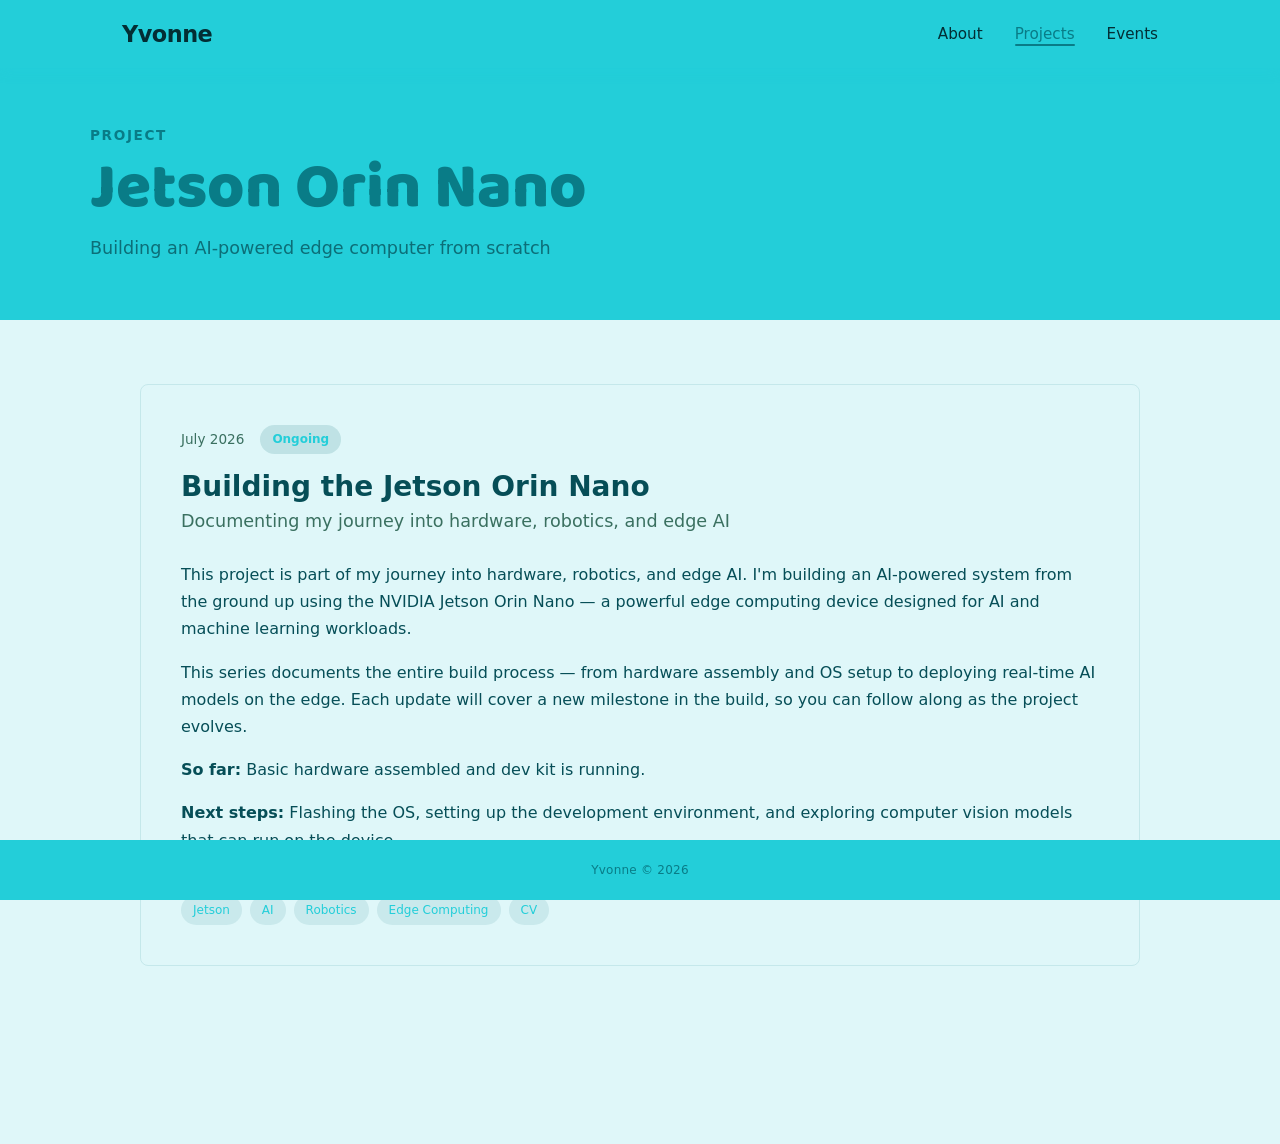
<file: project-jetson.html>
<!DOCTYPE html>
<html lang="en">
  <head>
    <meta charset="UTF-8" />
    <meta name="viewport" content="width=device-width, initial-scale=1.0" />
    <title>Jetson Orin Nano | Yvonne</title>
    <link rel="stylesheet" href="styles.css" />
    <link href="https://fonts.googleapis.com/css2?family=Baloo+2:wght@400;500;600;700;800&display=swap" rel="stylesheet">
    <link
      rel="stylesheet"
      href="https://cdnjs.cloudflare.com/ajax/libs/font-awesome/6.5.0/css/all.min.css"
    />
  </head>
  <body>
    <!-- HUD Corner Decoration (bottom-left) - Futuristic Tech Design -->
    <div class="hud-corner" aria-hidden="true">
      <svg viewBox="0 0 300 300" fill="none" xmlns="http://www.w3.org/2000/svg">
        <!-- Dark solid background panel -->
        <rect x="5" y="5" width="135" height="135" rx="4" fill="rgba(10, 140, 155, 0.08)" stroke="rgba(10, 140, 155, 0.3)" stroke-width="1"/>
        <!-- Background grid pattern -->
        <g opacity="0.15">
          <line x1="25" y1="5" x2="25" y2="140" stroke="#0fa0af" stroke-width="0.5"/>
          <line x1="50" y1="5" x2="50" y2="140" stroke="#0fa0af" stroke-width="0.5"/>
          <line x1="75" y1="5" x2="75" y2="140" stroke="#0fa0af" stroke-width="0.5"/>
          <line x1="100" y1="5" x2="100" y2="140" stroke="#0fa0af" stroke-width="0.5"/>
          <line x1="125" y1="5" x2="125" y2="140" stroke="#0fa0af" stroke-width="0.5"/>
          <line x1="5" y1="25" x2="140" y2="25" stroke="#0fa0af" stroke-width="0.5"/>
          <line x1="5" y1="50" x2="140" y2="50" stroke="#0fa0af" stroke-width="0.5"/>
          <line x1="5" y1="75" x2="140" y2="75" stroke="#0fa0af" stroke-width="0.5"/>
          <line x1="5" y1="100" x2="140" y2="100" stroke="#0fa0af" stroke-width="0.5"/>
          <line x1="5" y1="125" x2="140" y2="125" stroke="#0fa0af" stroke-width="0.5"/>
        </g>
        <!-- Main L-shaped corner bracket (very thick) -->
        <path d="M 8 120 L 8 8 L 120 8" stroke="#0a6b75" stroke-width="5" stroke-linecap="square" stroke-linejoin="miter"/>
        <path d="M 16 112 L 16 16 L 112 16" stroke="#0fa0af" stroke-width="2.5" stroke-linecap="square" stroke-linejoin="miter"/>
        <path d="M 24 104 L 24 24 L 104 24" stroke="#0fa0af" stroke-width="1" stroke-linecap="square" stroke-linejoin="miter" opacity="0.5"/>
        <!-- Corner accent - large filled squares at the inner corner -->
        <rect x="3" y="115" width="14" height="14" fill="#0a6b75" rx="2"/>
        <rect x="6" y="118" width="8" height="8" fill="#0fa0af" rx="1"/>
        <rect x="115" y="3" width="14" height="14" fill="#0a6b75" rx="2"/>
        <rect x="118" y="6" width="8" height="8" fill="#0fa0af" rx="1"/>
        <!-- Vertical circuit traces going down (thick) -->
        <path d="M 40 8 L 40 55 L 65 55 L 65 95" stroke="#0a6b75" stroke-width="3" stroke-linecap="square" stroke-linejoin="miter"/>
        <path d="M 44 8 L 44 52 L 62 52 L 62 90" stroke="#0fa0af" stroke-width="1.5" stroke-linecap="square" stroke-linejoin="miter"/>
        <circle cx="65" cy="95" r="7" fill="none" stroke="#0a6b75" stroke-width="2"/>
        <circle cx="65" cy="95" r="4" fill="none" stroke="#0fa0af" stroke-width="1.5"/>
        <circle cx="65" cy="95" r="3" fill="#0fa0af" opacity="0.8">
          <animate attributeName="r" values="2.5;4.5;2.5" dur="2s" repeatCount="indefinite"/>
          <animate attributeName="opacity" values="0.6;1;0.6" dur="2s" repeatCount="indefinite"/>
        </circle>
        <path d="M 90 8 L 90 45 L 115 45 L 115 75" stroke="#0a6b75" stroke-width="2.5" stroke-linecap="square" stroke-linejoin="miter"/>
        <path d="M 93 8 L 93 42 L 112 42 L 112 72" stroke="#0fa0af" stroke-width="1" stroke-linecap="square" stroke-linejoin="miter"/>
        <circle cx="115" cy="75" r="6" fill="none" stroke="#0a6b75" stroke-width="1.5"/>
        <circle cx="115" cy="75" r="3.5" fill="#0fa0af" opacity="0.7">
          <animate attributeName="r" values="3;5;3" dur="2.2s" repeatCount="indefinite"/>
        </circle>
        <!-- Horizontal circuit traces going right (thick) -->
        <path d="M 8 40 L 55 40 L 55 65 L 95 65" stroke="#0a6b75" stroke-width="3" stroke-linecap="square" stroke-linejoin="miter"/>
        <path d="M 8 44 L 52 44 L 52 62 L 90 62" stroke="#0fa0af" stroke-width="1.5" stroke-linecap="square" stroke-linejoin="miter"/>
        <circle cx="95" cy="65" r="7" fill="none" stroke="#0a6b75" stroke-width="2"/>
        <circle cx="95" cy="65" r="4" fill="none" stroke="#0fa0af" stroke-width="1.5"/>
        <circle cx="95" cy="65" r="3" fill="#0fa0af" opacity="0.8">
          <animate attributeName="r" values="2.5;4.5;2.5" dur="2.5s" repeatCount="indefinite"/>
          <animate attributeName="opacity" values="0.6;1;0.6" dur="2.5s" repeatCount="indefinite"/>
        </circle>
        <!-- Additional parallel traces -->
        <path d="M 8 70 L 45 70 L 45 88 L 68 88" stroke="#0a6b75" stroke-width="2" stroke-linecap="square" stroke-linejoin="miter" opacity="0.6"/>
        <path d="M 8 90 L 35 90 L 35 105 L 55 105" stroke="#0a6b75" stroke-width="1.5" stroke-linecap="square" stroke-linejoin="miter" opacity="0.4"/>
        <path d="M 70 8 L 70 38 L 88 38 L 88 55" stroke="#0a6b75" stroke-width="2" stroke-linecap="square" stroke-linejoin="miter" opacity="0.6"/>
        <path d="M 90 8 L 90 30 L 105 30 L 105 50" stroke="#0a6b75" stroke-width="1.5" stroke-linecap="square" stroke-linejoin="miter" opacity="0.4"/>
        <!-- Solder pad rectangles -->
        <rect x="60" y="60" width="12" height="12" fill="#0a6b75" opacity="0.5" rx="2"/>
        <rect x="62" y="62" width="8" height="8" fill="#0fa0af" opacity="0.3" rx="1"/>
        <rect x="40" y="60" width="12" height="12" fill="#0a6b75" opacity="0.4" rx="2"/>
        <rect x="20" y="85" width="10" height="10" fill="#0a6b75" opacity="0.35" rx="2"/>
        <!-- Data stream bars (vertical equalizer style) - BOLD -->
        <g opacity="0.7">
          <rect x="100" y="90" width="6" height="18" fill="#0a6b75" rx="1.5">
            <animate attributeName="height" values="18;28;10;18" dur="1.2s" repeatCount="indefinite"/>
            <animate attributeName="y" values="90;80;88;90" dur="1.2s" repeatCount="indefinite"/>
          </rect>
          <rect x="100" y="92" width="2" height="14" fill="#0fa0af" rx="1">
            <animate attributeName="height" values="14;22;8;14" dur="1.2s" repeatCount="indefinite"/>
            <animate attributeName="y" values="92;84;90;92" dur="1.2s" repeatCount="indefinite"/>
          </rect>
          <rect x="110" y="85" width="6" height="23" fill="#0a6b75" rx="1.5">
            <animate attributeName="height" values="23;14;28;23" dur="1.5s" repeatCount="indefinite"/>
            <animate attributeName="y" values="85;94;80;85" dur="1.5s" repeatCount="indefinite"/>
          </rect>
          <rect x="110" y="87" width="2" height="19" fill="#0fa0af" rx="1">
            <animate attributeName="height" values="19;10;24;19" dur="1.5s" repeatCount="indefinite"/>
            <animate attributeName="y" values="87;96;82;87" dur="1.5s" repeatCount="indefinite"/>
          </rect>
          <rect x="120" y="80" width="6" height="28" fill="#0a6b75" rx="1.5">
            <animate attributeName="height" values="28;18;22;28" dur="1.8s" repeatCount="indefinite"/>
            <animate attributeName="y" values="80;90;86;80" dur="1.8s" repeatCount="indefinite"/>
          </rect>
          <rect x="120" y="82" width="2" height="24" fill="#0fa0af" rx="1">
            <animate attributeName="height" values="24;14;18;24" dur="1.8s" repeatCount="indefinite"/>
            <animate attributeName="y" values="82;92;86;82" dur="1.8s" repeatCount="indefinite"/>
          </rect>
          <rect x="130" y="88" width="6" height="20" fill="#0a6b75" rx="1.5">
            <animate attributeName="height" values="20;28;12;20" dur="1.4s" repeatCount="indefinite"/>
            <animate attributeName="y" values="88;80;96;88" dur="1.4s" repeatCount="indefinite"/>
          </rect>
          <rect x="130" y="90" width="2" height="16" fill="#0fa0af" rx="1">
            <animate attributeName="height" values="16;24;8;16" dur="1.4s" repeatCount="indefinite"/>
            <animate attributeName="y" values="90;82;98;90" dur="1.4s" repeatCount="indefinite"/>
          </rect>
          <rect x="140" y="82" width="6" height="26" fill="#0a6b75" rx="1.5">
            <animate attributeName="height" values="26;16;30;26" dur="1.6s" repeatCount="indefinite"/>
            <animate attributeName="y" values="82;92;78;82" dur="1.6s" repeatCount="indefinite"/>
          </rect>
          <rect x="140" y="84" width="2" height="22" fill="#0fa0af" rx="1">
            <animate attributeName="height" values="22;12;26;22" dur="1.6s" repeatCount="indefinite"/>
            <animate attributeName="y" values="84;94;80;84" dur="1.6s" repeatCount="indefinite"/>
          </rect>
        </g>
        <!-- Hexagonal sensor node - BOLD -->
        <g transform="translate(150, 55)">
          <polygon points="25,6 40,14 40,32 25,40 10,32 10,14" stroke="#0a6b75" stroke-width="2.5" fill="rgba(10,107,117,0.15)"/>
          <polygon points="25,12 33,17 33,27 25,32 17,27 17,17" stroke="#0fa0af" stroke-width="1.5" fill="none"/>
          <circle cx="25" cy="22" r="5" fill="#0a6b75" opacity="0.6">
            <animate attributeName="r" values="4;7;4" dur="3s" repeatCount="indefinite"/>
          </circle>
          <circle cx="25" cy="22" r="3" fill="#0fa0af" opacity="0.7">
            <animate attributeName="opacity" values="0.5;0.9;0.5" dur="3s" repeatCount="indefinite"/>
          </circle>
          <circle cx="25" cy="22" r="1.5" fill="#dff7f9" opacity="0.8"/>
        </g>
        <!-- Radar sweep arc - BOLD -->
        <g transform="translate(140, 130)" opacity="0.5">
          <circle cx="0" cy="0" r="30" stroke="#0a6b75" stroke-width="1.5" stroke-dasharray="4 6"/>
          <circle cx="0" cy="0" r="50" stroke="#0a6b75" stroke-width="1" stroke-dasharray="3 8"/>
          <circle cx="0" cy="0" r="70" stroke="#0a6b75" stroke-width="0.6" stroke-dasharray="2 10"/>
          <line x1="0" y1="0" x2="0" y2="-70" stroke="#0fa0af" stroke-width="1.5">
            <animateTransform attributeName="transform" type="rotate" from="0" to="360" dur="6s" repeatCount="indefinite"/>
          </line>
        </g>
        <!-- Signal waves emanating - BOLD -->
        <g opacity="0.5">
          <path d="M 175 100 Q 190 88 205 100" stroke="#0a6b75" stroke-width="2" fill="none" stroke-linecap="round"/>
          <path d="M 165 92 Q 190 74 215 92" stroke="#0a6b75" stroke-width="1.5" fill="none" stroke-linecap="round"/>
          <path d="M 155 84 Q 190 60 225 84" stroke="#0a6b75" stroke-width="1" fill="none" stroke-linecap="round"/>
        </g>
        <!-- Crosshair markers at key points - BOLD -->
        <g opacity="0.6">
          <line x1="190" y1="30" x2="190" y2="42" stroke="#0a6b75" stroke-width="1.5"/>
          <line x1="185" y1="36" x2="195" y2="36" stroke="#0a6b75" stroke-width="1.5"/>
          <line x1="220" y1="65" x2="220" y2="77" stroke="#0a6b75" stroke-width="1.5"/>
          <line x1="215" y1="71" x2="225" y2="71" stroke="#0a6b75" stroke-width="1.5"/>
          <line x1="190" y1="170" x2="190" y2="182" stroke="#0a6b75" stroke-width="1.5"/>
          <line x1="185" y1="176" x2="195" y2="176" stroke="#0a6b75" stroke-width="1.5"/>
        </g>
        <!-- Diagonal data lines - BOLD -->
        <path d="M 120 120 L 170 170" stroke="#0a6b75" stroke-width="1.5" stroke-linecap="round" opacity="0.4" stroke-dasharray="6 4"/>
        <path d="M 100 120 L 140 170" stroke="#0a6b75" stroke-width="1" stroke-linecap="round" opacity="0.25" stroke-dasharray="4 6"/>
        <!-- Corner tech accents - large triangles -->
        <polygon points="20,110 32,110 20,122" fill="#0a6b75" opacity="0.6"/>
        <polygon points="110,20 122,20 110,32" fill="#0a6b75" opacity="0.6"/>
        <!-- Tech decoration blocks -->
        <rect x="130" y="8" width="8" height="5" fill="#0a6b75" rx="1" opacity="0.5"/>
        <rect x="8" y="130" width="5" height="8" fill="#0a6b75" rx="1" opacity="0.5"/>
        <!-- Animated data particles -->
        <circle r="2.5" fill="#0a6b75" opacity="0">
          <animate attributeName="cx" values="40;65;65;95" dur="3s" repeatCount="indefinite"/>
          <animate attributeName="cy" values="8;8;55;55" dur="3s" repeatCount="indefinite"/>
          <animate attributeName="opacity" values="0;0.8;0.8;0" dur="3s" repeatCount="indefinite"/>
        </circle>
        <circle r="2" fill="#0a6b75" opacity="0">
          <animate attributeName="cx" values="8;8;40;40" dur="2.5s" repeatCount="indefinite"/>
          <animate attributeName="cy" values="8;50;50;80" dur="2.5s" repeatCount="indefinite"/>
          <animate attributeName="opacity" values="0;0.7;0.7;0" dur="2.5s" repeatCount="indefinite"/>
        </circle>
        <defs>
          <linearGradient id="hudGrad1" x1="0%" y1="0%" x2="100%" y2="100%">
            <stop offset="0%" stop-color="#0fa0af"/>
            <stop offset="100%" stop-color="#0a6b75"/>
          </linearGradient>
          <linearGradient id="hudGrad2" x1="100%" y1="0%" x2="0%" y2="100%">
            <stop offset="0%" stop-color="#0fa0af" stop-opacity="0.6"/>
            <stop offset="100%" stop-color="#0a6b75" stop-opacity="0.3"/>
          </linearGradient>
        </defs>
      </svg>
    </div>

    <!-- Navigation -->
    <nav id="navbar" class="scrolled">
      <div class="nav-container">
        <a href="index.html" class="nav-logo">Yvonne</a>
        <button class="nav-toggle" id="nav-toggle" aria-label="Toggle menu">
          <i class="fas fa-bars"></i>
        </button>
        <ul class="nav-links" id="nav-links">
          <li><a href="index.html#about">About</a></li>
          <li><a href="projects.html" class="nav-active">Projects</a></li>
          <li><a href="events.html">Events</a></li>
        </ul>
      </div>
    </nav>

    <!-- Page Header -->
    <header class="page-header">
      <div class="page-header-inner">
        <p class="page-header-label">project</p>
        <h1 class="page-header-title">Jetson Orin Nano</h1>
        <p class="page-header-sub">Building an AI-powered edge computer from scratch</p>
      </div>
    </header>

    <!-- Project Detail -->
    <main class="page-main">
      <div class="section-container">

        <!-- Project Blog Post -->
        <article class="blog-post">
          <div class="blog-post-header">
            <span class="blog-post-date">July 2026</span>
            <span class="blog-post-category">Ongoing</span>
          </div>
          <h2 class="blog-post-title">Building the Jetson Orin Nano</h2>
          <h3 class="blog-post-subtitle">Documenting my journey into hardware, robotics, and edge AI</h3>

          <div class="blog-post-content">
            <p>
              This project is part of my journey into hardware, robotics, and edge AI. I'm building an
              AI-powered system from the ground up using the NVIDIA Jetson Orin Nano — a powerful
              edge computing device designed for AI and machine learning workloads.
            </p>
            <p>
              This series documents the entire build process — from hardware assembly and OS setup to
              deploying real-time AI models on the edge. Each update will cover a new milestone in the
              build, so you can follow along as the project evolves.
            </p>
            <p>
              <strong>So far:</strong> Basic hardware assembled and dev kit is running.
            </p>
            <p>
              <strong>Next steps:</strong> Flashing the OS, setting up the development environment,
              and exploring computer vision models that can run on the device.
            </p>
          </div>
          <div class="blog-post-tags">
            <span class="blog-tag">Jetson</span>
            <span class="blog-tag">AI</span>
            <span class="blog-tag">Robotics</span>
            <span class="blog-tag">Edge Computing</span>
            <span class="blog-tag">CV</span>
          </div>
        </article>

      </div>
    </main>

    <!-- Footer -->
    <footer>
      <p>Yvonne &copy; 2026</p>
    </footer>

    <script src="script.js"></script>
  </body>
</html>
</file>
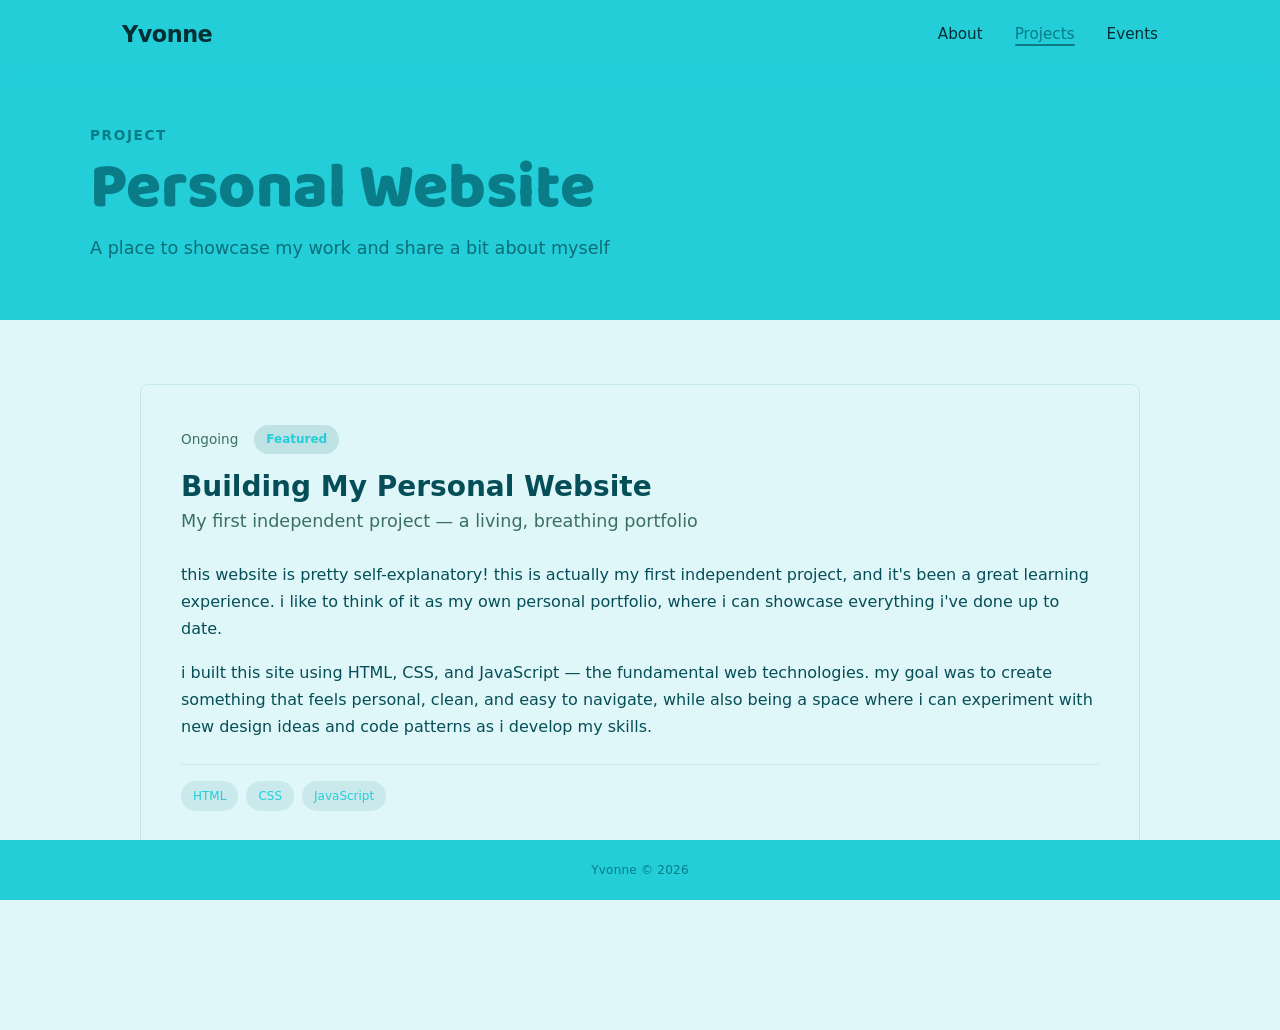
<file: project-personal-website.html>
<!DOCTYPE html>
<html lang="en">
  <head>
    <meta charset="UTF-8" />
    <meta name="viewport" content="width=device-width, initial-scale=1.0" />
    <title>Personal Website | Yvonne</title>
    <link rel="stylesheet" href="styles.css" />
    <link href="https://fonts.googleapis.com/css2?family=Baloo+2:wght@400;500;600;700;800&display=swap" rel="stylesheet">
    <link
      rel="stylesheet"
      href="https://cdnjs.cloudflare.com/ajax/libs/font-awesome/6.5.0/css/all.min.css"
    />
  </head>
  <body>
    <!-- HUD Corner Decoration (bottom-left) - Futuristic Tech Design -->
    <div class="hud-corner" aria-hidden="true">
      <svg viewBox="0 0 300 300" fill="none" xmlns="http://www.w3.org/2000/svg">
        <!-- Dark solid background panel -->
        <rect x="5" y="5" width="135" height="135" rx="4" fill="rgba(10, 140, 155, 0.08)" stroke="rgba(10, 140, 155, 0.3)" stroke-width="1"/>
        <!-- Background grid pattern -->
        <g opacity="0.15">
          <line x1="25" y1="5" x2="25" y2="140" stroke="#0fa0af" stroke-width="0.5"/>
          <line x1="50" y1="5" x2="50" y2="140" stroke="#0fa0af" stroke-width="0.5"/>
          <line x1="75" y1="5" x2="75" y2="140" stroke="#0fa0af" stroke-width="0.5"/>
          <line x1="100" y1="5" x2="100" y2="140" stroke="#0fa0af" stroke-width="0.5"/>
          <line x1="125" y1="5" x2="125" y2="140" stroke="#0fa0af" stroke-width="0.5"/>
          <line x1="5" y1="25" x2="140" y2="25" stroke="#0fa0af" stroke-width="0.5"/>
          <line x1="5" y1="50" x2="140" y2="50" stroke="#0fa0af" stroke-width="0.5"/>
          <line x1="5" y1="75" x2="140" y2="75" stroke="#0fa0af" stroke-width="0.5"/>
          <line x1="5" y1="100" x2="140" y2="100" stroke="#0fa0af" stroke-width="0.5"/>
          <line x1="5" y1="125" x2="140" y2="125" stroke="#0fa0af" stroke-width="0.5"/>
        </g>
        <!-- Main L-shaped corner bracket (very thick) -->
        <path d="M 8 120 L 8 8 L 120 8" stroke="#0a6b75" stroke-width="5" stroke-linecap="square" stroke-linejoin="miter"/>
        <path d="M 16 112 L 16 16 L 112 16" stroke="#0fa0af" stroke-width="2.5" stroke-linecap="square" stroke-linejoin="miter"/>
        <path d="M 24 104 L 24 24 L 104 24" stroke="#0fa0af" stroke-width="1" stroke-linecap="square" stroke-linejoin="miter" opacity="0.5"/>
        <!-- Corner accent - large filled squares at the inner corner -->
        <rect x="3" y="115" width="14" height="14" fill="#0a6b75" rx="2"/>
        <rect x="6" y="118" width="8" height="8" fill="#0fa0af" rx="1"/>
        <rect x="115" y="3" width="14" height="14" fill="#0a6b75" rx="2"/>
        <rect x="118" y="6" width="8" height="8" fill="#0fa0af" rx="1"/>
        <!-- Vertical circuit traces going down (thick) -->
        <path d="M 40 8 L 40 55 L 65 55 L 65 95" stroke="#0a6b75" stroke-width="3" stroke-linecap="square" stroke-linejoin="miter"/>
        <path d="M 44 8 L 44 52 L 62 52 L 62 90" stroke="#0fa0af" stroke-width="1.5" stroke-linecap="square" stroke-linejoin="miter"/>
        <circle cx="65" cy="95" r="7" fill="none" stroke="#0a6b75" stroke-width="2"/>
        <circle cx="65" cy="95" r="4" fill="none" stroke="#0fa0af" stroke-width="1.5"/>
        <circle cx="65" cy="95" r="3" fill="#0fa0af" opacity="0.8">
          <animate attributeName="r" values="2.5;4.5;2.5" dur="2s" repeatCount="indefinite"/>
          <animate attributeName="opacity" values="0.6;1;0.6" dur="2s" repeatCount="indefinite"/>
        </circle>
        <path d="M 90 8 L 90 45 L 115 45 L 115 75" stroke="#0a6b75" stroke-width="2.5" stroke-linecap="square" stroke-linejoin="miter"/>
        <path d="M 93 8 L 93 42 L 112 42 L 112 72" stroke="#0fa0af" stroke-width="1" stroke-linecap="square" stroke-linejoin="miter"/>
        <circle cx="115" cy="75" r="6" fill="none" stroke="#0a6b75" stroke-width="1.5"/>
        <circle cx="115" cy="75" r="3.5" fill="#0fa0af" opacity="0.7">
          <animate attributeName="r" values="3;5;3" dur="2.2s" repeatCount="indefinite"/>
        </circle>
        <!-- Horizontal circuit traces going right (thick) -->
        <path d="M 8 40 L 55 40 L 55 65 L 95 65" stroke="#0a6b75" stroke-width="3" stroke-linecap="square" stroke-linejoin="miter"/>
        <path d="M 8 44 L 52 44 L 52 62 L 90 62" stroke="#0fa0af" stroke-width="1.5" stroke-linecap="square" stroke-linejoin="miter"/>
        <circle cx="95" cy="65" r="7" fill="none" stroke="#0a6b75" stroke-width="2"/>
        <circle cx="95" cy="65" r="4" fill="none" stroke="#0fa0af" stroke-width="1.5"/>
        <circle cx="95" cy="65" r="3" fill="#0fa0af" opacity="0.8">
          <animate attributeName="r" values="2.5;4.5;2.5" dur="2.5s" repeatCount="indefinite"/>
          <animate attributeName="opacity" values="0.6;1;0.6" dur="2.5s" repeatCount="indefinite"/>
        </circle>
        <!-- Additional parallel traces -->
        <path d="M 8 70 L 45 70 L 45 88 L 68 88" stroke="#0a6b75" stroke-width="2" stroke-linecap="square" stroke-linejoin="miter" opacity="0.6"/>
        <path d="M 8 90 L 35 90 L 35 105 L 55 105" stroke="#0a6b75" stroke-width="1.5" stroke-linecap="square" stroke-linejoin="miter" opacity="0.4"/>
        <path d="M 70 8 L 70 38 L 88 38 L 88 55" stroke="#0a6b75" stroke-width="2" stroke-linecap="square" stroke-linejoin="miter" opacity="0.6"/>
        <path d="M 90 8 L 90 30 L 105 30 L 105 50" stroke="#0a6b75" stroke-width="1.5" stroke-linecap="square" stroke-linejoin="miter" opacity="0.4"/>
        <!-- Solder pad rectangles -->
        <rect x="60" y="60" width="12" height="12" fill="#0a6b75" opacity="0.5" rx="2"/>
        <rect x="62" y="62" width="8" height="8" fill="#0fa0af" opacity="0.3" rx="1"/>
        <rect x="40" y="60" width="12" height="12" fill="#0a6b75" opacity="0.4" rx="2"/>
        <rect x="20" y="85" width="10" height="10" fill="#0a6b75" opacity="0.35" rx="2"/>
        <!-- Data stream bars (vertical equalizer style) - BOLD -->
        <g opacity="0.7">
          <rect x="100" y="90" width="6" height="18" fill="#0a6b75" rx="1.5">
            <animate attributeName="height" values="18;28;10;18" dur="1.2s" repeatCount="indefinite"/>
            <animate attributeName="y" values="90;80;88;90" dur="1.2s" repeatCount="indefinite"/>
          </rect>
          <rect x="100" y="92" width="2" height="14" fill="#0fa0af" rx="1">
            <animate attributeName="height" values="14;22;8;14" dur="1.2s" repeatCount="indefinite"/>
            <animate attributeName="y" values="92;84;90;92" dur="1.2s" repeatCount="indefinite"/>
          </rect>
          <rect x="110" y="85" width="6" height="23" fill="#0a6b75" rx="1.5">
            <animate attributeName="height" values="23;14;28;23" dur="1.5s" repeatCount="indefinite"/>
            <animate attributeName="y" values="85;94;80;85" dur="1.5s" repeatCount="indefinite"/>
          </rect>
          <rect x="110" y="87" width="2" height="19" fill="#0fa0af" rx="1">
            <animate attributeName="height" values="19;10;24;19" dur="1.5s" repeatCount="indefinite"/>
            <animate attributeName="y" values="87;96;82;87" dur="1.5s" repeatCount="indefinite"/>
          </rect>
          <rect x="120" y="80" width="6" height="28" fill="#0a6b75" rx="1.5">
            <animate attributeName="height" values="28;18;22;28" dur="1.8s" repeatCount="indefinite"/>
            <animate attributeName="y" values="80;90;86;80" dur="1.8s" repeatCount="indefinite"/>
          </rect>
          <rect x="120" y="82" width="2" height="24" fill="#0fa0af" rx="1">
            <animate attributeName="height" values="24;14;18;24" dur="1.8s" repeatCount="indefinite"/>
            <animate attributeName="y" values="82;92;86;82" dur="1.8s" repeatCount="indefinite"/>
          </rect>
          <rect x="130" y="88" width="6" height="20" fill="#0a6b75" rx="1.5">
            <animate attributeName="height" values="20;28;12;20" dur="1.4s" repeatCount="indefinite"/>
            <animate attributeName="y" values="88;80;96;88" dur="1.4s" repeatCount="indefinite"/>
          </rect>
          <rect x="130" y="90" width="2" height="16" fill="#0fa0af" rx="1">
            <animate attributeName="height" values="16;24;8;16" dur="1.4s" repeatCount="indefinite"/>
            <animate attributeName="y" values="90;82;98;90" dur="1.4s" repeatCount="indefinite"/>
          </rect>
          <rect x="140" y="82" width="6" height="26" fill="#0a6b75" rx="1.5">
            <animate attributeName="height" values="26;16;30;26" dur="1.6s" repeatCount="indefinite"/>
            <animate attributeName="y" values="82;92;78;82" dur="1.6s" repeatCount="indefinite"/>
          </rect>
          <rect x="140" y="84" width="2" height="22" fill="#0fa0af" rx="1">
            <animate attributeName="height" values="22;12;26;22" dur="1.6s" repeatCount="indefinite"/>
            <animate attributeName="y" values="84;94;80;84" dur="1.6s" repeatCount="indefinite"/>
          </rect>
        </g>
        <!-- Hexagonal sensor node - BOLD -->
        <g transform="translate(150, 55)">
          <polygon points="25,6 40,14 40,32 25,40 10,32 10,14" stroke="#0a6b75" stroke-width="2.5" fill="rgba(10,107,117,0.15)"/>
          <polygon points="25,12 33,17 33,27 25,32 17,27 17,17" stroke="#0fa0af" stroke-width="1.5" fill="none"/>
          <circle cx="25" cy="22" r="5" fill="#0a6b75" opacity="0.6">
            <animate attributeName="r" values="4;7;4" dur="3s" repeatCount="indefinite"/>
          </circle>
          <circle cx="25" cy="22" r="3" fill="#0fa0af" opacity="0.7">
            <animate attributeName="opacity" values="0.5;0.9;0.5" dur="3s" repeatCount="indefinite"/>
          </circle>
          <circle cx="25" cy="22" r="1.5" fill="#dff7f9" opacity="0.8"/>
        </g>
        <!-- Radar sweep arc - BOLD -->
        <g transform="translate(140, 130)" opacity="0.5">
          <circle cx="0" cy="0" r="30" stroke="#0a6b75" stroke-width="1.5" stroke-dasharray="4 6"/>
          <circle cx="0" cy="0" r="50" stroke="#0a6b75" stroke-width="1" stroke-dasharray="3 8"/>
          <circle cx="0" cy="0" r="70" stroke="#0a6b75" stroke-width="0.6" stroke-dasharray="2 10"/>
          <line x1="0" y1="0" x2="0" y2="-70" stroke="#0fa0af" stroke-width="1.5">
            <animateTransform attributeName="transform" type="rotate" from="0" to="360" dur="6s" repeatCount="indefinite"/>
          </line>
        </g>
        <!-- Signal waves emanating - BOLD -->
        <g opacity="0.5">
          <path d="M 175 100 Q 190 88 205 100" stroke="#0a6b75" stroke-width="2" fill="none" stroke-linecap="round"/>
          <path d="M 165 92 Q 190 74 215 92" stroke="#0a6b75" stroke-width="1.5" fill="none" stroke-linecap="round"/>
          <path d="M 155 84 Q 190 60 225 84" stroke="#0a6b75" stroke-width="1" fill="none" stroke-linecap="round"/>
        </g>
        <!-- Crosshair markers at key points - BOLD -->
        <g opacity="0.6">
          <line x1="190" y1="30" x2="190" y2="42" stroke="#0a6b75" stroke-width="1.5"/>
          <line x1="185" y1="36" x2="195" y2="36" stroke="#0a6b75" stroke-width="1.5"/>
          <line x1="220" y1="65" x2="220" y2="77" stroke="#0a6b75" stroke-width="1.5"/>
          <line x1="215" y1="71" x2="225" y2="71" stroke="#0a6b75" stroke-width="1.5"/>
          <line x1="190" y1="170" x2="190" y2="182" stroke="#0a6b75" stroke-width="1.5"/>
          <line x1="185" y1="176" x2="195" y2="176" stroke="#0a6b75" stroke-width="1.5"/>
        </g>
        <!-- Diagonal data lines - BOLD -->
        <path d="M 120 120 L 170 170" stroke="#0a6b75" stroke-width="1.5" stroke-linecap="round" opacity="0.4" stroke-dasharray="6 4"/>
        <path d="M 100 120 L 140 170" stroke="#0a6b75" stroke-width="1" stroke-linecap="round" opacity="0.25" stroke-dasharray="4 6"/>
        <!-- Corner tech accents - large triangles -->
        <polygon points="20,110 32,110 20,122" fill="#0a6b75" opacity="0.6"/>
        <polygon points="110,20 122,20 110,32" fill="#0a6b75" opacity="0.6"/>
        <!-- Tech decoration blocks -->
        <rect x="130" y="8" width="8" height="5" fill="#0a6b75" rx="1" opacity="0.5"/>
        <rect x="8" y="130" width="5" height="8" fill="#0a6b75" rx="1" opacity="0.5"/>
        <!-- Animated data particles -->
        <circle r="2.5" fill="#0a6b75" opacity="0">
          <animate attributeName="cx" values="40;65;65;95" dur="3s" repeatCount="indefinite"/>
          <animate attributeName="cy" values="8;8;55;55" dur="3s" repeatCount="indefinite"/>
          <animate attributeName="opacity" values="0;0.8;0.8;0" dur="3s" repeatCount="indefinite"/>
        </circle>
        <circle r="2" fill="#0a6b75" opacity="0">
          <animate attributeName="cx" values="8;8;40;40" dur="2.5s" repeatCount="indefinite"/>
          <animate attributeName="cy" values="8;50;50;80" dur="2.5s" repeatCount="indefinite"/>
          <animate attributeName="opacity" values="0;0.7;0.7;0" dur="2.5s" repeatCount="indefinite"/>
        </circle>
        <defs>
          <linearGradient id="hudGrad1" x1="0%" y1="0%" x2="100%" y2="100%">
            <stop offset="0%" stop-color="#0fa0af"/>
            <stop offset="100%" stop-color="#0a6b75"/>
          </linearGradient>
          <linearGradient id="hudGrad2" x1="100%" y1="0%" x2="0%" y2="100%">
            <stop offset="0%" stop-color="#0fa0af" stop-opacity="0.6"/>
            <stop offset="100%" stop-color="#0a6b75" stop-opacity="0.3"/>
          </linearGradient>
        </defs>
      </svg>
    </div>

    <!-- Navigation -->
    <nav id="navbar" class="scrolled">
      <div class="nav-container">
        <a href="index.html" class="nav-logo">Yvonne</a>
        <button class="nav-toggle" id="nav-toggle" aria-label="Toggle menu">
          <i class="fas fa-bars"></i>
        </button>
        <ul class="nav-links" id="nav-links">
          <li><a href="index.html#about">About</a></li>
          <li><a href="projects.html" class="nav-active">Projects</a></li>
          <li><a href="events.html">Events</a></li>
        </ul>
      </div>
    </nav>

    <!-- Page Header -->
    <header class="page-header">
      <div class="page-header-inner">
        <p class="page-header-label">project</p>
        <h1 class="page-header-title">Personal Website</h1>
        <p class="page-header-sub">A place to showcase my work and share a bit about myself</p>
      </div>
    </header>

    <!-- Project Detail -->
    <main class="page-main">
      <div class="section-container">

        <!-- Project Blog Post -->
        <article class="blog-post">
          <div class="blog-post-header">
            <span class="blog-post-date">Ongoing</span>
            <span class="blog-post-category">Featured</span>
          </div>
          <h2 class="blog-post-title">Building My Personal Website</h2>
          <h3 class="blog-post-subtitle">My first independent project — a living, breathing portfolio</h3>

          <div class="blog-post-content">
            <p>
              this website is pretty self-explanatory! this is actually my first independent project, and it's
              been a great learning experience. i like to think of it as my own personal portfolio, where i can
              showcase everything i've done up to date.
            </p>
            <p>
              i built this site using HTML, CSS, and JavaScript — the fundamental web technologies.
              my goal was to create something that feels personal, clean, and easy to navigate,
              while also being a space where i can experiment with new design ideas and code
              patterns as i develop my skills.
            </p>
          </div>
          <div class="blog-post-tags">
            <span class="blog-tag">HTML</span>
            <span class="blog-tag">CSS</span>
            <span class="blog-tag">JavaScript</span>
          </div>
        </article>

      </div>
    </main>

    <!-- Footer -->
    <footer>
      <p>Yvonne &copy; 2026</p>
    </footer>

    <script src="script.js"></script>
  </body>
</html>
</file>
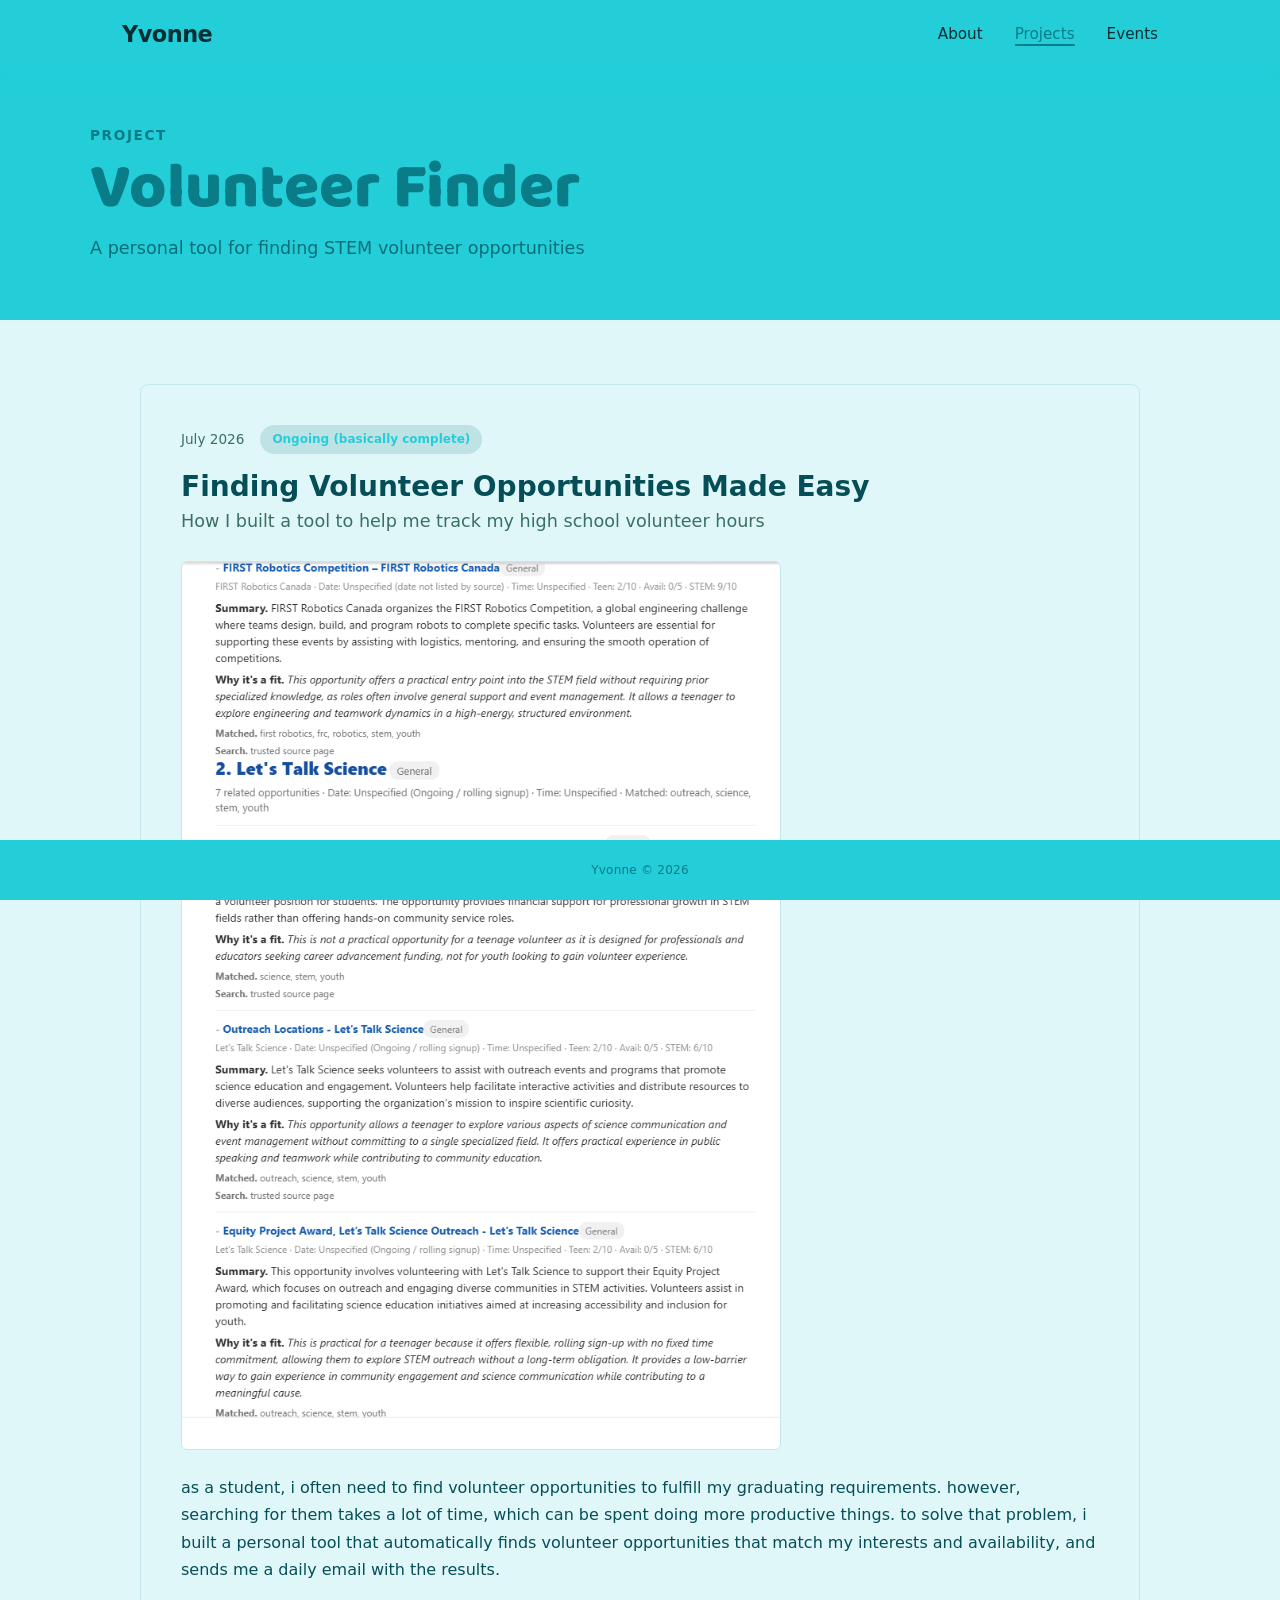
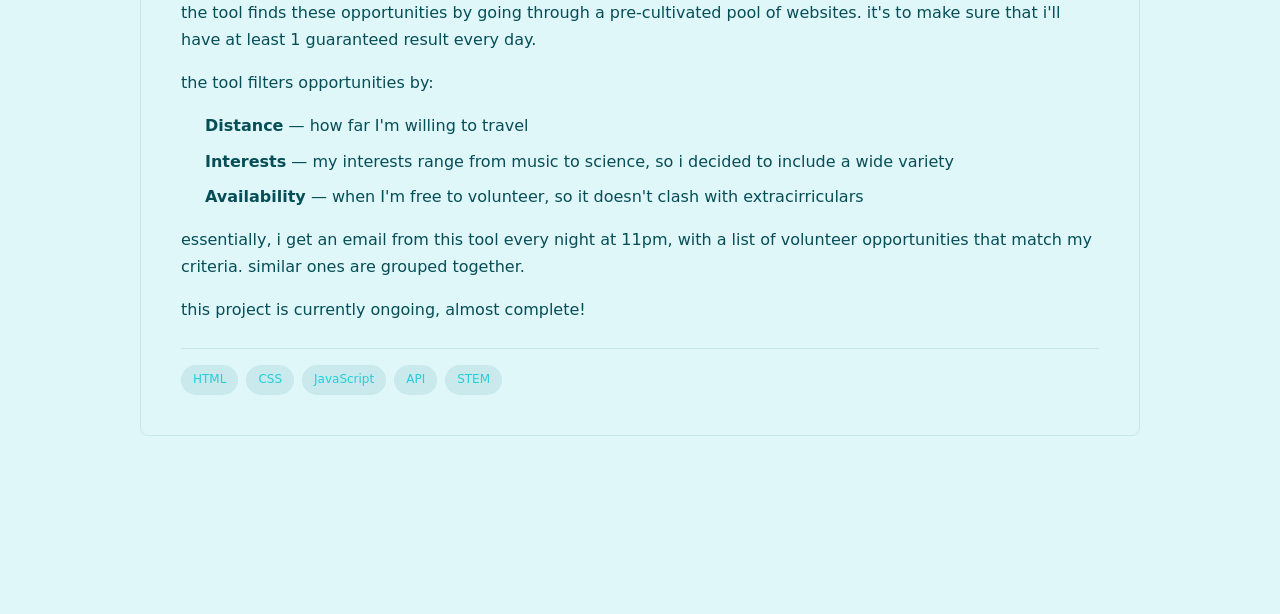
<file: project-volunteer-finder.html>
<!DOCTYPE html>
<html lang="en">
  <head>
    <meta charset="UTF-8" />
    <meta name="viewport" content="width=device-width, initial-scale=1.0" />
    <title>Volunteer Finder | Yvonne</title>
    <link rel="stylesheet" href="styles.css" />
    <link href="https://fonts.googleapis.com/css2?family=Baloo+2:wght@400;500;600;700;800&display=swap" rel="stylesheet">
    <link
      rel="stylesheet"
      href="https://cdnjs.cloudflare.com/ajax/libs/font-awesome/6.5.0/css/all.min.css"
    />
  </head>
  <body>
    <!-- HUD Corner Decoration (bottom-left) - Futuristic Tech Design -->
    <div class="hud-corner" aria-hidden="true">
      <svg viewBox="0 0 300 300" fill="none" xmlns="http://www.w3.org/2000/svg">
        <!-- Dark solid background panel -->
        <rect x="5" y="5" width="135" height="135" rx="4" fill="rgba(10, 140, 155, 0.08)" stroke="rgba(10, 140, 155, 0.3)" stroke-width="1"/>
        <!-- Background grid pattern -->
        <g opacity="0.15">
          <line x1="25" y1="5" x2="25" y2="140" stroke="#0fa0af" stroke-width="0.5"/>
          <line x1="50" y1="5" x2="50" y2="140" stroke="#0fa0af" stroke-width="0.5"/>
          <line x1="75" y1="5" x2="75" y2="140" stroke="#0fa0af" stroke-width="0.5"/>
          <line x1="100" y1="5" x2="100" y2="140" stroke="#0fa0af" stroke-width="0.5"/>
          <line x1="125" y1="5" x2="125" y2="140" stroke="#0fa0af" stroke-width="0.5"/>
          <line x1="5" y1="25" x2="140" y2="25" stroke="#0fa0af" stroke-width="0.5"/>
          <line x1="5" y1="50" x2="140" y2="50" stroke="#0fa0af" stroke-width="0.5"/>
          <line x1="5" y1="75" x2="140" y2="75" stroke="#0fa0af" stroke-width="0.5"/>
          <line x1="5" y1="100" x2="140" y2="100" stroke="#0fa0af" stroke-width="0.5"/>
          <line x1="5" y1="125" x2="140" y2="125" stroke="#0fa0af" stroke-width="0.5"/>
        </g>
        <!-- Main L-shaped corner bracket (very thick) -->
        <path d="M 8 120 L 8 8 L 120 8" stroke="#0a6b75" stroke-width="5" stroke-linecap="square" stroke-linejoin="miter"/>
        <path d="M 16 112 L 16 16 L 112 16" stroke="#0fa0af" stroke-width="2.5" stroke-linecap="square" stroke-linejoin="miter"/>
        <path d="M 24 104 L 24 24 L 104 24" stroke="#0fa0af" stroke-width="1" stroke-linecap="square" stroke-linejoin="miter" opacity="0.5"/>
        <!-- Corner accent - large filled squares at the inner corner -->
        <rect x="3" y="115" width="14" height="14" fill="#0a6b75" rx="2"/>
        <rect x="6" y="118" width="8" height="8" fill="#0fa0af" rx="1"/>
        <rect x="115" y="3" width="14" height="14" fill="#0a6b75" rx="2"/>
        <rect x="118" y="6" width="8" height="8" fill="#0fa0af" rx="1"/>
        <!-- Vertical circuit traces going down (thick) -->
        <path d="M 40 8 L 40 55 L 65 55 L 65 95" stroke="#0a6b75" stroke-width="3" stroke-linecap="square" stroke-linejoin="miter"/>
        <path d="M 44 8 L 44 52 L 62 52 L 62 90" stroke="#0fa0af" stroke-width="1.5" stroke-linecap="square" stroke-linejoin="miter"/>
        <circle cx="65" cy="95" r="7" fill="none" stroke="#0a6b75" stroke-width="2"/>
        <circle cx="65" cy="95" r="4" fill="none" stroke="#0fa0af" stroke-width="1.5"/>
        <circle cx="65" cy="95" r="3" fill="#0fa0af" opacity="0.8">
          <animate attributeName="r" values="2.5;4.5;2.5" dur="2s" repeatCount="indefinite"/>
          <animate attributeName="opacity" values="0.6;1;0.6" dur="2s" repeatCount="indefinite"/>
        </circle>
        <path d="M 90 8 L 90 45 L 115 45 L 115 75" stroke="#0a6b75" stroke-width="2.5" stroke-linecap="square" stroke-linejoin="miter"/>
        <path d="M 93 8 L 93 42 L 112 42 L 112 72" stroke="#0fa0af" stroke-width="1" stroke-linecap="square" stroke-linejoin="miter"/>
        <circle cx="115" cy="75" r="6" fill="none" stroke="#0a6b75" stroke-width="1.5"/>
        <circle cx="115" cy="75" r="3.5" fill="#0fa0af" opacity="0.7">
          <animate attributeName="r" values="3;5;3" dur="2.2s" repeatCount="indefinite"/>
        </circle>
        <!-- Horizontal circuit traces going right (thick) -->
        <path d="M 8 40 L 55 40 L 55 65 L 95 65" stroke="#0a6b75" stroke-width="3" stroke-linecap="square" stroke-linejoin="miter"/>
        <path d="M 8 44 L 52 44 L 52 62 L 90 62" stroke="#0fa0af" stroke-width="1.5" stroke-linecap="square" stroke-linejoin="miter"/>
        <circle cx="95" cy="65" r="7" fill="none" stroke="#0a6b75" stroke-width="2"/>
        <circle cx="95" cy="65" r="4" fill="none" stroke="#0fa0af" stroke-width="1.5"/>
        <circle cx="95" cy="65" r="3" fill="#0fa0af" opacity="0.8">
          <animate attributeName="r" values="2.5;4.5;2.5" dur="2.5s" repeatCount="indefinite"/>
          <animate attributeName="opacity" values="0.6;1;0.6" dur="2.5s" repeatCount="indefinite"/>
        </circle>
        <!-- Additional parallel traces -->
        <path d="M 8 70 L 45 70 L 45 88 L 68 88" stroke="#0a6b75" stroke-width="2" stroke-linecap="square" stroke-linejoin="miter" opacity="0.6"/>
        <path d="M 8 90 L 35 90 L 35 105 L 55 105" stroke="#0a6b75" stroke-width="1.5" stroke-linecap="square" stroke-linejoin="miter" opacity="0.4"/>
        <path d="M 70 8 L 70 38 L 88 38 L 88 55" stroke="#0a6b75" stroke-width="2" stroke-linecap="square" stroke-linejoin="miter" opacity="0.6"/>
        <path d="M 90 8 L 90 30 L 105 30 L 105 50" stroke="#0a6b75" stroke-width="1.5" stroke-linecap="square" stroke-linejoin="miter" opacity="0.4"/>
        <!-- Solder pad rectangles -->
        <rect x="60" y="60" width="12" height="12" fill="#0a6b75" opacity="0.5" rx="2"/>
        <rect x="62" y="62" width="8" height="8" fill="#0fa0af" opacity="0.3" rx="1"/>
        <rect x="40" y="60" width="12" height="12" fill="#0a6b75" opacity="0.4" rx="2"/>
        <rect x="20" y="85" width="10" height="10" fill="#0a6b75" opacity="0.35" rx="2"/>
        <!-- Data stream bars (vertical equalizer style) - BOLD -->
        <g opacity="0.7">
          <rect x="100" y="90" width="6" height="18" fill="#0a6b75" rx="1.5">
            <animate attributeName="height" values="18;28;10;18" dur="1.2s" repeatCount="indefinite"/>
            <animate attributeName="y" values="90;80;88;90" dur="1.2s" repeatCount="indefinite"/>
          </rect>
          <rect x="100" y="92" width="2" height="14" fill="#0fa0af" rx="1">
            <animate attributeName="height" values="14;22;8;14" dur="1.2s" repeatCount="indefinite"/>
            <animate attributeName="y" values="92;84;90;92" dur="1.2s" repeatCount="indefinite"/>
          </rect>
          <rect x="110" y="85" width="6" height="23" fill="#0a6b75" rx="1.5">
            <animate attributeName="height" values="23;14;28;23" dur="1.5s" repeatCount="indefinite"/>
            <animate attributeName="y" values="85;94;80;85" dur="1.5s" repeatCount="indefinite"/>
          </rect>
          <rect x="110" y="87" width="2" height="19" fill="#0fa0af" rx="1">
            <animate attributeName="height" values="19;10;24;19" dur="1.5s" repeatCount="indefinite"/>
            <animate attributeName="y" values="87;96;82;87" dur="1.5s" repeatCount="indefinite"/>
          </rect>
          <rect x="120" y="80" width="6" height="28" fill="#0a6b75" rx="1.5">
            <animate attributeName="height" values="28;18;22;28" dur="1.8s" repeatCount="indefinite"/>
            <animate attributeName="y" values="80;90;86;80" dur="1.8s" repeatCount="indefinite"/>
          </rect>
          <rect x="120" y="82" width="2" height="24" fill="#0fa0af" rx="1">
            <animate attributeName="height" values="24;14;18;24" dur="1.8s" repeatCount="indefinite"/>
            <animate attributeName="y" values="82;92;86;82" dur="1.8s" repeatCount="indefinite"/>
          </rect>
          <rect x="130" y="88" width="6" height="20" fill="#0a6b75" rx="1.5">
            <animate attributeName="height" values="20;28;12;20" dur="1.4s" repeatCount="indefinite"/>
            <animate attributeName="y" values="88;80;96;88" dur="1.4s" repeatCount="indefinite"/>
          </rect>
          <rect x="130" y="90" width="2" height="16" fill="#0fa0af" rx="1">
            <animate attributeName="height" values="16;24;8;16" dur="1.4s" repeatCount="indefinite"/>
            <animate attributeName="y" values="90;82;98;90" dur="1.4s" repeatCount="indefinite"/>
          </rect>
          <rect x="140" y="82" width="6" height="26" fill="#0a6b75" rx="1.5">
            <animate attributeName="height" values="26;16;30;26" dur="1.6s" repeatCount="indefinite"/>
            <animate attributeName="y" values="82;92;78;82" dur="1.6s" repeatCount="indefinite"/>
          </rect>
          <rect x="140" y="84" width="2" height="22" fill="#0fa0af" rx="1">
            <animate attributeName="height" values="22;12;26;22" dur="1.6s" repeatCount="indefinite"/>
            <animate attributeName="y" values="84;94;80;84" dur="1.6s" repeatCount="indefinite"/>
          </rect>
        </g>
        <!-- Hexagonal sensor node - BOLD -->
        <g transform="translate(150, 55)">
          <polygon points="25,6 40,14 40,32 25,40 10,32 10,14" stroke="#0a6b75" stroke-width="2.5" fill="rgba(10,107,117,0.15)"/>
          <polygon points="25,12 33,17 33,27 25,32 17,27 17,17" stroke="#0fa0af" stroke-width="1.5" fill="none"/>
          <circle cx="25" cy="22" r="5" fill="#0a6b75" opacity="0.6">
            <animate attributeName="r" values="4;7;4" dur="3s" repeatCount="indefinite"/>
          </circle>
          <circle cx="25" cy="22" r="3" fill="#0fa0af" opacity="0.7">
            <animate attributeName="opacity" values="0.5;0.9;0.5" dur="3s" repeatCount="indefinite"/>
          </circle>
          <circle cx="25" cy="22" r="1.5" fill="#dff7f9" opacity="0.8"/>
        </g>
        <!-- Radar sweep arc - BOLD -->
        <g transform="translate(140, 130)" opacity="0.5">
          <circle cx="0" cy="0" r="30" stroke="#0a6b75" stroke-width="1.5" stroke-dasharray="4 6"/>
          <circle cx="0" cy="0" r="50" stroke="#0a6b75" stroke-width="1" stroke-dasharray="3 8"/>
          <circle cx="0" cy="0" r="70" stroke="#0a6b75" stroke-width="0.6" stroke-dasharray="2 10"/>
          <line x1="0" y1="0" x2="0" y2="-70" stroke="#0fa0af" stroke-width="1.5">
            <animateTransform attributeName="transform" type="rotate" from="0" to="360" dur="6s" repeatCount="indefinite"/>
          </line>
        </g>
        <!-- Signal waves emanating - BOLD -->
        <g opacity="0.5">
          <path d="M 175 100 Q 190 88 205 100" stroke="#0a6b75" stroke-width="2" fill="none" stroke-linecap="round"/>
          <path d="M 165 92 Q 190 74 215 92" stroke="#0a6b75" stroke-width="1.5" fill="none" stroke-linecap="round"/>
          <path d="M 155 84 Q 190 60 225 84" stroke="#0a6b75" stroke-width="1" fill="none" stroke-linecap="round"/>
        </g>
        <!-- Crosshair markers at key points - BOLD -->
        <g opacity="0.6">
          <line x1="190" y1="30" x2="190" y2="42" stroke="#0a6b75" stroke-width="1.5"/>
          <line x1="185" y1="36" x2="195" y2="36" stroke="#0a6b75" stroke-width="1.5"/>
          <line x1="220" y1="65" x2="220" y2="77" stroke="#0a6b75" stroke-width="1.5"/>
          <line x1="215" y1="71" x2="225" y2="71" stroke="#0a6b75" stroke-width="1.5"/>
          <line x1="190" y1="170" x2="190" y2="182" stroke="#0a6b75" stroke-width="1.5"/>
          <line x1="185" y1="176" x2="195" y2="176" stroke="#0a6b75" stroke-width="1.5"/>
        </g>
        <!-- Diagonal data lines - BOLD -->
        <path d="M 120 120 L 170 170" stroke="#0a6b75" stroke-width="1.5" stroke-linecap="round" opacity="0.4" stroke-dasharray="6 4"/>
        <path d="M 100 120 L 140 170" stroke="#0a6b75" stroke-width="1" stroke-linecap="round" opacity="0.25" stroke-dasharray="4 6"/>
        <!-- Corner tech accents - large triangles -->
        <polygon points="20,110 32,110 20,122" fill="#0a6b75" opacity="0.6"/>
        <polygon points="110,20 122,20 110,32" fill="#0a6b75" opacity="0.6"/>
        <!-- Tech decoration blocks -->
        <rect x="130" y="8" width="8" height="5" fill="#0a6b75" rx="1" opacity="0.5"/>
        <rect x="8" y="130" width="5" height="8" fill="#0a6b75" rx="1" opacity="0.5"/>
        <!-- Animated data particles -->
        <circle r="2.5" fill="#0a6b75" opacity="0">
          <animate attributeName="cx" values="40;65;65;95" dur="3s" repeatCount="indefinite"/>
          <animate attributeName="cy" values="8;8;55;55" dur="3s" repeatCount="indefinite"/>
          <animate attributeName="opacity" values="0;0.8;0.8;0" dur="3s" repeatCount="indefinite"/>
        </circle>
        <circle r="2" fill="#0a6b75" opacity="0">
          <animate attributeName="cx" values="8;8;40;40" dur="2.5s" repeatCount="indefinite"/>
          <animate attributeName="cy" values="8;50;50;80" dur="2.5s" repeatCount="indefinite"/>
          <animate attributeName="opacity" values="0;0.7;0.7;0" dur="2.5s" repeatCount="indefinite"/>
        </circle>
        <defs>
          <linearGradient id="hudGrad1" x1="0%" y1="0%" x2="100%" y2="100%">
            <stop offset="0%" stop-color="#0fa0af"/>
            <stop offset="100%" stop-color="#0a6b75"/>
          </linearGradient>
          <linearGradient id="hudGrad2" x1="100%" y1="0%" x2="0%" y2="100%">
            <stop offset="0%" stop-color="#0fa0af" stop-opacity="0.6"/>
            <stop offset="100%" stop-color="#0a6b75" stop-opacity="0.3"/>
          </linearGradient>
        </defs>
      </svg>
    </div>

    <!-- Navigation -->
    <nav id="navbar" class="scrolled">
      <div class="nav-container">
        <a href="index.html" class="nav-logo">Yvonne</a>
        <button class="nav-toggle" id="nav-toggle" aria-label="Toggle menu">
          <i class="fas fa-bars"></i>
        </button>
        <ul class="nav-links" id="nav-links">
          <li><a href="index.html#about">About</a></li>
          <li><a href="projects.html" class="nav-active">Projects</a></li>
          <li><a href="events.html">Events</a></li>
        </ul>
      </div>
    </nav>

    <!-- Page Header -->
    <header class="page-header">
      <div class="page-header-inner">
        <p class="page-header-label">project</p>
        <h1 class="page-header-title">Volunteer Finder</h1>
        <p class="page-header-sub">A personal tool for finding STEM volunteer opportunities</p>
      </div>
    </header>

    <!-- Project Detail -->
    <main class="page-main">
      <div class="section-container">

        <!-- Project Blog Post -->
        <article class="blog-post">
          <div class="blog-post-header">
            <span class="blog-post-date">July 2026</span>
            <span class="blog-post-category">Ongoing (basically complete)</span>
          </div>
          <h2 class="blog-post-title">Finding Volunteer Opportunities Made Easy</h2>
          <h3 class="blog-post-subtitle">How I built a tool to help me track my high school volunteer hours</h3>

          <!-- Screenshot Image -->
          <img src="image.png" alt="Volunteer Finder - daily email with volunteer opportunities" style="max-width: 600px; width: 100%; border-radius: 6px; border: 1px solid var(--border); margin: 1.5rem 0;">

          <div class="blog-post-content">
            <p>
              as a student, i often need to find volunteer opportunities to fulfill my graduating requirements. however, searching for them takes a lot of time, which can be spent doing more productive things.
              to solve that problem, i built a personal tool that automatically finds volunteer opportunities that match my interests and availability, and sends me a daily email with the results.
            </p>
            <p>
              the tool finds these opportunities by going through a pre-cultivated pool of websites. it's to make sure that i'll have at least 1 guaranteed result every day.
            </p>
            <p>
              the tool filters opportunities by:
            </p>
            <ul style="margin-left: 1.5rem; margin-bottom: 1rem;">
              <li style="margin-bottom: 0.5rem;"><strong>Distance</strong> — how far I'm willing to travel</li>
              <li style="margin-bottom: 0.5rem;"><strong>Interests</strong> — my interests range from music to science, so i decided to include a wide variety</li>
              <li style="margin-bottom: 0.5rem;"><strong>Availability</strong> — when I'm free to volunteer, so it doesn't clash with extracirriculars</li>
            </ul>
            <p>
              essentially, i get an email from this tool every night at 11pm, with a list of volunteer opportunities that match my criteria. similar ones are grouped together. 
            </p>
            <p>
              this project is currently ongoing, almost complete!
            </p>
          </div>
          <div class="blog-post-tags">
            <span class="blog-tag">HTML</span>
            <span class="blog-tag">CSS</span>
            <span class="blog-tag">JavaScript</span>
            <span class="blog-tag">API</span>
            <span class="blog-tag">STEM</span>
          </div>
        </article>

      </div>
    </main>

    <!-- Footer -->
    <footer>
      <p>Yvonne &copy; 2026</p>
    </footer>

    <script src="script.js"></script>
  </body>
</html>
</file>
<file: styles.css>
/* ===========================
   CSS Custom Properties
   =========================== */
:root {
  --bg-primary: #dff7f9;
  --bg-secondary: #fff3ec;
  --bg-card: #ffffff;
  --accent: #23ced9;
  --accent-coral: #fca47c;
  --accent-deep: #097c87;
  --accent-sage: #a1cca6;
  --accent-yellow: #f9d779;
  --accent-glow: rgba(35, 206, 217, 0.18);
  --text-primary: #064e57;
  --text-secondary: #3a7060;
  --border: rgba(9, 124, 135, 0.12);
  --nav-height: 68px;
  --radius: 12px;
  --transition: 0.3s ease;
}

/* ===========================
   Reset & Base
   =========================== */
*, *::before, *::after {
  box-sizing: border-box;
  margin: 0;
  padding: 0;
}

html {
  scroll-behavior: smooth;
  font-size: 16px;
}

body {
  background-color: var(--bg-primary);
  color: var(--text-primary);
  font-family: "Segoe UI", system-ui, -apple-system, sans-serif;
  line-height: 1.7;
  padding-bottom: 50px;
}

a {
  color: inherit;
  text-decoration: none;
}

ul {
  list-style: none;
}

img {
  max-width: 100%;
  display: block;
}

/* ===========================
   Navigation
   =========================== */
#navbar {
  position: fixed;
  top: 0;
  width: 100%;
  z-index: 1000;
  height: var(--nav-height);
  display: flex;
  align-items: center;
  background: var(--accent);
  box-shadow: 0 2px 12px rgba(35, 206, 217, 0.3);
  transition: background var(--transition), box-shadow var(--transition);
}

#navbar.scrolled {
  background: var(--accent);
  box-shadow: 0 2px 16px rgba(35, 206, 217, 0.4);
}

.nav-container {
  width: 100%;
  max-width: 1100px;
  margin: 0 auto;
  padding: 0 2rem;
  display: flex;
  align-items: center;
  justify-content: space-between;
}

.nav-logo {
  font-size: 1.4rem;
  font-weight: 700;
  color: #032e34;
  letter-spacing: -0.5px;
}

.nav-links {
  display: flex;
  gap: 2rem;
}

.nav-links a {
  font-size: 0.95rem;
  color: #032e34;
  transition: color var(--transition);
  position: relative;
}

.nav-links a::after {
  content: "";
  position: absolute;
  bottom: -3px;
  left: 0;
  width: 0;
  height: 2px;
  background: var(--accent);
  border-radius: 2px;
  transition: width var(--transition);
}

.nav-links a:hover {
  color: #000000;
}

.nav-links a:hover::after {
  width: 100%;
}

.nav-toggle {
  display: none;
  background: none;
  border: none;
  color: #032e34;
  font-size: 1.25rem;
  cursor: pointer;
  padding: 0.25rem;
}

/* ===========================
   Buttons
   =========================== */
.btn {
  display: inline-flex;
  align-items: center;
  gap: 0.5rem;
  padding: 0.75rem 1.75rem;
  border-radius: 8px;
  font-size: 0.95rem;
  font-weight: 600;
  cursor: pointer;
  border: none;
  transition: all var(--transition);
}

.btn-primary {
  background: var(--accent);
  color: var(--accent-deep);
  font-weight: 700;
}

.btn-primary:hover {
  background: var(--accent-light);
  transform: translateY(-2px);
  box-shadow: 0 8px 24px var(--accent-glow);
}

.btn-secondary {
  background: var(--accent-coral);
  color: #fff;
  border: none;
  font-weight: 700;
  box-shadow: 0 4px 16px rgba(252, 164, 124, 0.45);
}

.btn-secondary:hover {
  filter: brightness(1.08);
  transform: translateY(-2px);
  box-shadow: 0 8px 28px rgba(252, 164, 124, 0.6);
}

.btn-full {
  width: 100%;
  justify-content: center;
}

/* ===========================
   Hero Section
   =========================== */
#hero {
  min-height: 100vh;
  display: flex;
  flex-direction: column;
  align-items: center;
  justify-content: center;
  padding: calc(var(--nav-height) + 3rem) 2rem 4rem;
  position: relative;
  isolation: isolate;
  overflow: hidden;
  background: var(--bg-primary);
}

.hero-inner {
  max-width: 1100px;
  width: 100%;
  margin: 0 auto;
  display: grid;
  grid-template-columns: 1fr 420px;
  gap: 4rem;
  align-items: center;
  position: relative;
  z-index: 1;
}

.hero-content {
  text-align: left;
}

.hero-image {
  display: flex;
  justify-content: center;
}

.hero-image-frame {
  width: 100%;
  max-width: 380px;
  max-height: 420px;
  aspect-ratio: 4 / 5;
  border-radius: 24px;
  background: var(--bg-card);
  border: 3px solid var(--accent);
  display: flex;
  align-items: center;
  justify-content: center;
  font-size: 8rem;
  color: var(--accent-light);
  box-shadow: 0 16px 56px var(--accent-glow);
  overflow: hidden;
}

.hero-image-frame img {
  width: 100%;
  height: 100%;
  object-fit: cover;
  border-radius: 21px;
}

.hero-greeting {
  font-size: 1.1rem;
  color: var(--accent-light);
  font-weight: 500;
  margin-bottom: 0.5rem;
  letter-spacing: 0.05em;
}

.hero-name {
  font-size: clamp(3rem, 9vw, 6rem);
  font-weight: 800;
  line-height: 1.05;
  color: var(--accent-deep);
  margin-bottom: 0.75rem;
  font-family: "Baloo 2", "Segoe UI", system-ui, -apple-system, sans-serif;
}

.hero-tagline {
  font-size: clamp(1.1rem, 3vw, 1.5rem);
  color: var(--text-secondary);
  margin-top: 1.25rem;
  margin-bottom: 2.5rem;
}

.hero-cta {
  display: flex;
  gap: 1rem;
  flex-wrap: wrap;
}

.hero-scroll-hint {
  position: absolute;
  bottom: 2rem;
  left: 50%;
  transform: translateX(-50%);
  animation: bounce 2s infinite;
  color: var(--text-secondary);
  font-size: 1.1rem;
  transition: color var(--transition);
  z-index: 1;
}

.hero-scroll-hint a:hover {
  color: var(--accent-light);
}

@keyframes bounce {
  0%, 100% { transform: translateX(-50%) translateY(0); }
  50%       { transform: translateX(-50%) translateY(6px); }
}

/* ===========================
   Scroll Charm
   =========================== */
.scroll-charm {
  display: none;
}

.scroll-charm::before,
.scroll-charm::after {
  content: "";
  position: absolute;
  top: 0;
  border-left: 4px solid var(--star-gold);
  border-right: 4px solid var(--star-gold);
  border-bottom: 4px solid var(--star-gold);
  border-radius: 0 0 999px 999px;
  opacity: 0.9;
  z-index: 4;
}

.scroll-charm::before {
  left: 5%;
  width: 52%;
  height: 150px;
}

.scroll-charm::after {
  right: -10%;
  width: 54%;
  height: 200px;
}

.garden-line {
  display: none;
}

.hanging-star {
  position: absolute;
  top: 0;
  width: 58px;
  height: 25vh;
  transform-origin: top;
  animation: charm-sway 6.2s ease-in-out infinite;
  z-index: 3;
}

.hanging-star::before {
  content: "";
  position: absolute;
  left: 50%;
  top: 0;
  width: 3px;
  height: calc(100% - 48px);
  border-radius: 999px;
  background: repeating-linear-gradient(
    180deg,
    var(--star-gold) 0 7px,
    transparent 7px 12px
  );
  transform: translateX(-50%);
}

.hanging-star::after {
  content: "\2605";
  position: absolute;
  left: 50%;
  bottom: 0;
  width: 58px;
  height: 58px;
  color: var(--star-gold);
  font-family: "Segoe UI Symbol", "Arial Rounded MT Bold", system-ui, sans-serif;
  font-size: 3.35rem;
  font-weight: 700;
  line-height: 1;
  text-align: center;
  text-shadow: 0 3px 0 rgba(125, 82, 0, 0.16);
  transform: translateX(-50%);
}

.star-one {
  right: 3%;
  height: 25vh;
}

.star-two {
  right: 23%;
  height: 40vh;
  animation-delay: -1.6s;
}

.star-three {
  right: 45%;
  height: 28vh;
  animation-delay: -3s;
}

.star-four {
  right: 62%;
  height: 48vh;
  animation-delay: -4.2s;
}

.star-five {
  right: 78%;
  height: 34vh;
  animation-delay: -2.4s;
}

.flower-sprig {
  position: absolute;
  --sprig-stem: 0.2;
  --sprig-leaf: 0.4;
  --sprig-bud: 1;
  --sprig-bloom: 0;
  width: 78px;
  height: 150px;
  right: 14%;
  bottom: 9%;
  transform-origin: 50% 100%;
  transition: transform 1s ease, opacity 0.8s ease;
  animation: sprig-sway 5.8s ease-in-out infinite;
  z-index: 2;
}

.sprig-one {
  --sprig-stem: var(--stem-1);
  --sprig-leaf: var(--leaf-1);
  --sprig-bud: var(--bud-1);
  --sprig-bloom: var(--bloom-1);
  transform: scale(var(--grow-1));
}

.sprig-two {
  --sprig-stem: var(--stem-2);
  --sprig-leaf: var(--leaf-2);
  --sprig-bud: var(--bud-2);
  --sprig-bloom: var(--bloom-2);
  right: 42%;
  bottom: 21%;
  transform: scale(var(--grow-2)) rotate(-8deg);
  animation-delay: -1.8s;
}

.sprig-three {
  --sprig-stem: var(--stem-3);
  --sprig-leaf: var(--leaf-3);
  --sprig-bud: var(--bud-3);
  --sprig-bloom: var(--bloom-3);
  right: 5%;
  bottom: 39%;
  transform: scale(var(--grow-3)) rotate(8deg);
  animation-delay: -3.1s;
}

.flower-sprig::before {
  content: "";
  position: absolute;
  left: 50%;
  top: 12px;
  width: 62px;
  height: 78px;
  background:
    radial-gradient(ellipse 18px 38px at 50% 12%, #64c878 0 62%, transparent 64%),
    radial-gradient(ellipse 26px 17px at 22% 57%, #64c878 0 62%, transparent 64%),
    radial-gradient(ellipse 26px 17px at 78% 55%, #64c878 0 62%, transparent 64%);
  filter:
    drop-shadow(0 0 0 #0b5f44)
    drop-shadow(1px 0 0 #0b5f44)
    drop-shadow(-1px 0 0 #0b5f44)
    drop-shadow(0 1px 0 #0b5f44);
  transform: translateX(-50%) scale(var(--sprig-bud));
  transform-origin: 50% 90%;
  transition: opacity 0.7s ease, transform 0.9s ease;
  opacity: var(--sprig-bud);
}

.flower-stem {
  position: absolute;
  left: 50%;
  bottom: 8px;
  width: 7px;
  height: 118px;
  border-radius: 999px;
  border-left: 6px solid rgba(8, 120, 79, 0.82);
  transform: translateX(-50%) rotate(3deg) scaleY(var(--sprig-stem));
  transform-origin: 50% 100%;
  transition: transform 0.9s ease;
}

.flower-leaf {
  position: absolute;
  bottom: 42px;
  width: 34px;
  height: 18px;
  border-radius: 999px 0 999px 0;
  background: #64c878;
  box-shadow: inset 0 -3px 0 rgba(8, 120, 79, 0.2);
  opacity: var(--sprig-leaf);
  transform-origin: right center;
  transition: opacity 0.8s ease, transform 0.9s ease;
}

.leaf-left {
  left: 6px;
  transform: rotate(-38deg) scale(var(--sprig-leaf));
}

.leaf-right {
  right: 3px;
  transform: rotate(38deg) scaleX(-1) scale(var(--sprig-leaf));
}

.flower-bloom {
  position: absolute;
  left: 50%;
  top: 5px;
  width: 52px;
  height: 52px;
  transform: translateX(-50%) scale(var(--sprig-bloom));
  transition: opacity 0.7s ease, transform 1s ease;
  opacity: var(--sprig-bloom);
}

.flower-bloom span {
  position: absolute;
  left: 50%;
  top: 50%;
  width: 17px;
  height: 28px;
  border-radius: 999px 999px 6px 6px;
  background: #ffc400;
  transform-origin: 50% 100%;
}

.flower-bloom span:nth-child(1) { transform: translate(-50%, -100%) rotate(0deg); }
.flower-bloom span:nth-child(2) { transform: translate(-50%, -100%) rotate(72deg); }
.flower-bloom span:nth-child(3) { transform: translate(-50%, -100%) rotate(144deg); }
.flower-bloom span:nth-child(4) { transform: translate(-50%, -100%) rotate(216deg); }
.flower-bloom span:nth-child(5) { transform: translate(-50%, -100%) rotate(288deg); }

.flower-bloom::after {
  content: "";
  position: absolute;
  left: 50%;
  top: 50%;
  width: 16px;
  height: 16px;
  border-radius: 50%;
  background: #fff7d1;
  transform: translate(-50%, -50%);
}

.scroll-charm[data-section="about"] {
  --grow-1: 0.92;
  --grow-2: 0.68;
  --grow-3: 0.46;
  --stem-1: 0.62;
  --stem-2: 0.28;
  --stem-3: 0.16;
  --leaf-1: 1;
  --leaf-2: 0.72;
  --leaf-3: 0.36;
  --bud-1: 0.62;
  --bud-2: 1;
  --bud-3: 0.88;
  --bloom-1: 0.18;
  --bloom-2: 0;
  --bloom-3: 0;
}

.scroll-charm[data-section="projects"] {
  --grow-1: 1.08;
  --grow-2: 0.92;
  --grow-3: 0.58;
  --stem-1: 1;
  --stem-2: 0.78;
  --stem-3: 0.42;
  --leaf-1: 0.72;
  --leaf-2: 1;
  --leaf-3: 0.8;
  --bud-1: 0;
  --bud-2: 0.22;
  --bud-3: 1;
  --bloom-1: 1;
  --bloom-2: 0.58;
  --bloom-3: 0;
}

.scroll-charm[data-section="contact"] {
  --grow-1: 1.14;
  --grow-2: 1.08;
  --grow-3: 0.92;
  --stem-1: 1;
  --stem-2: 1;
  --stem-3: 0.88;
  --leaf-1: 0.5;
  --leaf-2: 0.62;
  --leaf-3: 1;
  --bud-1: 0;
  --bud-2: 0;
  --bud-3: 0.12;
  --bloom-1: 1.05;
  --bloom-2: 1;
  --bloom-3: 0.84;
}

.grass-slope {
  display: none;
}

.grass-slope::after {
  content: "";
  position: absolute;
  inset: 0;
  background: linear-gradient(145deg, rgba(255, 255, 255, 0.12), transparent 46%);
  pointer-events: none;
}

@keyframes charm-sway {
  0%, 100% { transform: rotate(-2deg); }
  50%      { transform: rotate(2.5deg); }
}

@keyframes sprig-sway {
  0%, 100% { margin-right: 0; }
  50%      { margin-right: 4px; }
}

/* ===========================
   Shared Section Styles
   =========================== */
section:not(#hero) {
  min-height: 100vh;
  padding: 6rem 2rem;
  position: relative;
  isolation: isolate;
  overflow: hidden;
  display: flex;
  align-items: center;
}

.section-container {
  max-width: 1000px;
  margin: 0 auto;
  position: relative;
  z-index: 1;
  width: 100%;
}

#hero::before,
section:not(#hero)::before {
  display: none;
}

#hero::after,
section:not(#hero)::after {
  display: none;
}

.reveal-on-scroll {
  opacity: 0;
  transition: opacity 0.72s ease, transform 0.72s ease;
  will-change: opacity, transform;
}

.reveal-right {
  transform: translateX(-34px);
}

.reveal-left {
  transform: translateX(34px);
}

.reveal-up {
  transform: translateY(26px);
}

.reveal-pop {
  transform: translateY(26px) scale(0.96);
}

.reveal-on-scroll.visible {
  opacity: 1;
  transform: none;
}

.section-title {
  font-size: clamp(1.8rem, 4vw, 2.4rem);
  font-weight: 800;
  margin-bottom: 0.5rem;
  position: relative;
  display: inline-block;
  font-family: "Baloo 2", "Segoe UI", system-ui, -apple-system, sans-serif;
}

.section-title::after {
  content: "";
  display: block;
  height: 3px;
  width: 50%;
  background: linear-gradient(90deg, var(--accent-coral), var(--accent-yellow), var(--accent-sage));
  border-radius: 2px;
  margin-top: 0.4rem;
}

.section-subtitle {
  color: var(--text-secondary);
  margin-bottom: 3rem;
  margin-top: 0.75rem;
}

/* ===========================
   About Section
   =========================== */
#about {
  background-color: #d0ede8;
  padding: 7rem 2rem;
}

#about .section-container {
  max-width: 1100px;
}

#about .section-title {
  margin-bottom: 2.5rem;
}

.about-content {
  display: grid;
  grid-template-columns: 340px 1fr;
  gap: 4rem;
  align-items: center;
}

.about-avatar {
  flex-shrink: 0;
}

.avatar-placeholder {
  width: 100%;
  aspect-ratio: 1 / 1;
  border-radius: 20px;
  background: var(--bg-card);
  border: 3px solid var(--accent-coral);
  display: flex;
  align-items: center;
  justify-content: center;
  font-size: 7rem;
  color: var(--accent-coral);
  box-shadow: 0 8px 40px rgba(252, 164, 124, 0.25);
  overflow: hidden;
}

.avatar-placeholder img {
  width: 100%;
  height: 100%;
  object-fit: cover;
  border-radius: 17px;
}

.about-text p {
  color: var(--text-secondary);
  margin-bottom: 1.25rem;
  font-size: 1.15rem;
  line-height: 1.8;
}

.about-links {
  display: flex;
  gap: 1.25rem;
  margin-top: 2rem;
}

.social-link {
  font-size: 1.6rem;
  color: var(--accent-coral);
  transition: color var(--transition), transform var(--transition);
}

.social-link:hover {
  color: var(--accent-deep);
  transform: translateY(-3px);
}

/* ===========================
   Projects Section
   =========================== */
#projects {
  background-color: #e0f2d8;
}

.projects-grid {
  display: grid;
  grid-template-columns: repeat(auto-fill, minmax(280px, 1fr));
  gap: 1.5rem;
}

.project-card {
  background: var(--bg-card);
  border: 1px solid var(--border);
  border-radius: var(--radius);
  padding: 1.75rem;
  display: flex;
  flex-direction: column;
  gap: 0.75rem;
  box-shadow: 0 2px 12px rgba(161, 204, 166, 0.12);
  transition: transform var(--transition), box-shadow var(--transition), border-color var(--transition);
}

.project-card:hover {
  transform: translateY(-6px);
  box-shadow: 0 16px 40px rgba(35, 206, 217, 0.2);
  border-color: var(--accent);
}

.project-card.reveal-on-scroll {
  transition:
    opacity 0.68s ease,
    transform 0.68s ease,
    box-shadow var(--transition),
    border-color var(--transition);
}

.project-card.reveal-on-scroll.visible:hover {
  transform: translateY(-6px);
}

.project-card-header {
  display: flex;
  align-items: center;
  justify-content: space-between;
}

.project-icon {
  font-size: 1.75rem;
  color: var(--accent);
}

.project-links {
  display: flex;
  gap: 0.75rem;
}

.project-links a {
  color: var(--accent-coral);
  font-size: 1.1rem;
  transition: color var(--transition);
}

.project-links a:hover {
  color: var(--accent-deep);
}

.project-title {
  font-size: 1.15rem;
  font-weight: 600;
  color: var(--accent-deep);
}

.project-description {
  font-size: 0.93rem;
  color: var(--text-secondary);
  flex-grow: 1;
}

.project-tags {
  display: flex;
  flex-wrap: wrap;
  gap: 0.5rem;
  margin-top: 0.5rem;
}

.project-tags li {
  font-size: 0.78rem;
  color: var(--accent-deep);
  background: rgba(249, 215, 121, 0.45);
  border: 1px solid rgba(249, 215, 121, 0.7);
  border-radius: 4px;
  padding: 0.2rem 0.6rem;
  font-weight: 600;
}

/* ===========================
   Contact Section
   =========================== */
#contact {
  background-color: #f0e6cc;
}

.contact-form {
  max-width: 560px;
  display: flex;
  flex-direction: column;
  gap: 1.25rem;
}

.form-group {
  display: flex;
  flex-direction: column;
  gap: 0.4rem;
}

.form-group label {
  font-size: 0.9rem;
  font-weight: 600;
  color: var(--text-secondary);
}

.form-group input,
.form-group textarea {
  background: var(--bg-card);
  border: 1.5px solid var(--border);
  border-radius: 8px;
  padding: 0.75rem 1rem;
  color: var(--text-primary);
  font-size: 0.95rem;
  font-family: inherit;
  transition: border-color var(--transition), box-shadow var(--transition);
  resize: vertical;
}

.form-group input::placeholder,
.form-group textarea::placeholder {
  color: var(--text-secondary);
  opacity: 0.6;
}

.form-group input:focus,
.form-group textarea:focus {
  outline: none;
  border-color: var(--accent);
  box-shadow: 0 0 0 3px var(--accent-glow);
}

.form-group input.invalid,
.form-group textarea.invalid {
  border-color: #e05c5c;
}

.form-status {
  font-size: 0.9rem;
  text-align: center;
  min-height: 1.2em;
}

.form-status.success {
  color: #6acf82;
}

.form-status.error {
  color: #e05c5c;
}

/* ===========================
   Inner pages — shared
   =========================== */

/* Always-visible navbar on inner pages */
#navbar.scrolled {
  background: var(--accent);
  box-shadow: 0 2px 16px rgba(35, 206, 217, 0.4);
}

.nav-active {
  color: var(--accent-deep) !important;
}

.nav-active::after {
  width: 100% !important;
  background: var(--accent-deep) !important;
}

/* Page header banner */
.page-header {
  background: var(--accent);
  border-bottom: none;
  padding: calc(var(--nav-height) + 3.5rem) 2rem 3.5rem;
}

.page-header-inner {
  max-width: 1100px;
  margin: 0 auto;
}

.page-header-label {
  font-size: 0.85rem;
  font-weight: 600;
  text-transform: uppercase;
  letter-spacing: 0.12em;
  color: var(--accent-deep);
  margin-bottom: 0.5rem;
}

.page-header-title {
  font-size: clamp(2.5rem, 6vw, 4rem);
  font-weight: 800;
  line-height: 1.05;
  margin-bottom: 0.75rem;
  color: var(--accent-deep);
  font-family: "Baloo 2", "Segoe UI", system-ui, -apple-system, sans-serif;
}

.page-header-sub {
  font-size: 1.1rem;
  color: rgba(6, 78, 87, 0.75);
}

/* Page main content */
.page-main {
  padding: 4rem 2rem 6rem;
}

/* ===========================
   Projects page extras
   =========================== */
.filter-tabs {
  display: flex;
  gap: 0.5rem;
  flex-wrap: wrap;
  margin-bottom: 2.5rem;
}

.filter-btn {
  background: var(--bg-card);
  border: 1.5px solid var(--border);
  border-radius: 999px;
  padding: 0.45rem 1.1rem;
  font-size: 0.88rem;
  font-weight: 600;
  color: var(--text-secondary);
  cursor: pointer;
  transition: all var(--transition);
}

.filter-btn:hover,
.filter-btn.active {
  background: var(--accent-sage);
  border-color: var(--accent-sage);
  color: var(--accent-deep);
  font-weight: 700;
}

.projects-grid--large {
  grid-template-columns: repeat(auto-fill, minmax(320px, 1fr));
}

.project-card--featured {
  border-color: var(--accent);
  box-shadow: 0 4px 24px var(--accent-glow);
  position: relative;
}

.project-badge {
  display: inline-block;
  font-size: 0.72rem;
  font-weight: 700;
  text-transform: uppercase;
  letter-spacing: 0.08em;
  background: var(--accent-yellow);
  color: var(--accent-deep);
  border-radius: 4px;
  padding: 0.15rem 0.55rem;
  margin-bottom: 0.25rem;
}

/* ===========================
   Project card — read more hint
   =========================== */
.project-card[role="button"] {
  cursor: pointer;
}

.project-card-readmore {
  display: inline-block;
  font-size: 0.82rem;
  font-weight: 600;
  color: var(--accent-coral);
  margin-top: 0.5rem;
  transition: gap var(--transition);
}

.project-card[role="button"]:hover .project-card-readmore {
  text-decoration: underline;
}

/* ===========================
   Locked / Access Denied Project Card
   =========================== */
.project-card--locked {
  border-color: var(--text-secondary);
  opacity: 0.65;
  position: relative;
  overflow: hidden;
  pointer-events: none;
  user-select: none;
}

.project-card--locked::before {
  content: "";
  position: absolute;
  inset: 0;
  background: repeating-linear-gradient(
    45deg,
    transparent,
    transparent 10px,
    rgba(6, 78, 87, 0.03) 10px,
    rgba(6, 78, 87, 0.03) 20px
  );
  pointer-events: none;
  z-index: 0;
}

.project-card--locked:hover {
  transform: none;
  box-shadow: 0 2px 12px rgba(6, 78, 87, 0.1);
}

.project-card--locked .project-icon {
  color: var(--text-secondary);
  opacity: 0.5;
}

.project-card--locked .project-links {
  position: relative;
  z-index: 1;
}

.project-locked-badge {
  font-size: 0.72rem;
  font-weight: 700;
  text-transform: uppercase;
  letter-spacing: 0.08em;
  background: var(--text-secondary);
  color: var(--bg-primary);
  border-radius: 4px;
  padding: 0.15rem 0.55rem;
}

.project-badge--locked {
  background: var(--text-secondary);
  color: var(--bg-primary);
}

.project-tags--locked li {
  background: rgba(6, 78, 87, 0.08);
  color: var(--text-secondary);
}

.project-card-readmore--locked {
  color: var(--text-secondary);
  font-style: italic;
}

/* ===========================
   Project detail modal
   =========================== */
.modal-overlay {
  position: fixed;
  inset: 0;
  background: rgba(20, 18, 40, 0.55);
  backdrop-filter: blur(6px);
  z-index: 2000;
  display: flex;
  align-items: center;
  justify-content: center;
  padding: 1.5rem;
}

.modal-overlay[hidden] {
  display: none;
}

.modal {
  background: var(--bg-card);
  border: 1px solid var(--border);
  border-radius: 20px;
  max-width: 860px;
  width: 100%;
  max-height: 92vh;
  overflow-y: auto;
  position: relative;
  box-shadow: 0 24px 80px rgba(0, 0, 0, 0.18);
  animation: modal-in 0.22s ease;
}

@keyframes modal-in {
  from { opacity: 0; transform: translateY(16px) scale(0.97); }
  to   { opacity: 1; transform: none; }
}

.modal-close {
  position: absolute;
  top: 1rem;
  right: 1rem;
  background: var(--bg-secondary);
  border: 1px solid var(--border);
  border-radius: 50%;
  width: 36px;
  height: 36px;
  display: flex;
  align-items: center;
  justify-content: center;
  font-size: 0.9rem;
  color: var(--text-secondary);
  cursor: pointer;
  transition: all var(--transition);
  z-index: 1;
}

.modal-close:hover {
  background: var(--accent-coral);
  color: #fff;
  border-color: var(--accent-coral);
}

.modal-image-wrap {
  background: var(--bg-secondary);
  border-radius: 20px 20px 0 0;
  height: 450px;
  display: flex;
  align-items: center;
  justify-content: center;
  border-bottom: 1px solid var(--border);
  overflow: hidden;
}

.modal-image-placeholder {
  font-size: 6rem;
  color: var(--accent-light);
  opacity: 0.5;
}

.modal-body {
  padding: 2.5rem 3rem;
}

.modal-badge {
  margin-bottom: 0.75rem;
}

.modal-title {
  font-size: 2rem;
  font-weight: 700;
  margin-bottom: 0.75rem;
  color: var(--accent-deep);
}

.modal-tags {
  margin-bottom: 1.25rem;
}

.modal-desc {
  color: var(--text-secondary);
  font-size: 1rem;
  line-height: 1.8;
  margin-bottom: 2rem;
}

.modal-actions {
  display: flex;
  gap: 0.75rem;
  flex-wrap: wrap;
}

/* ===========================
   Community page
   =========================== */
.community-section {
  margin-bottom: 3.5rem;
}

.community-section-title {
  font-size: 1.25rem;
  font-weight: 700;
  color: var(--accent-deep);
  margin-bottom: 1.5rem;
  display: flex;
  align-items: center;
  gap: 0.6rem;
}

.community-section-title i {
  color: var(--accent-coral);
}

.community-grid {
  display: grid;
  grid-template-columns: repeat(auto-fill, minmax(300px, 1fr));
  gap: 1.25rem;
}

.community-card {
  background: var(--bg-card);
  border: 1px solid var(--border);
  border-radius: var(--radius);
  padding: 1.5rem;
  box-shadow: 0 2px 12px rgba(161, 204, 166, 0.12);
  transition: transform var(--transition), box-shadow var(--transition);
}

.community-card:hover {
  transform: translateY(-4px);
  box-shadow: 0 10px 28px rgba(35, 206, 217, 0.18);
}

.community-card-top {
  display: flex;
  gap: 1rem;
  align-items: flex-start;
  margin-bottom: 1rem;
}

.community-icon-wrap {
  width: 44px;
  height: 44px;
  flex-shrink: 0;
  border-radius: 10px;
  background: rgba(249, 215, 121, 0.25);
  border: 1px solid rgba(161, 204, 166, 0.5);
  display: flex;
  align-items: center;
  justify-content: center;
  font-size: 1.1rem;
  color: var(--accent-deep);
}

.community-card-title {
  font-size: 1rem;
  font-weight: 700;
  color: var(--accent-deep);
  margin-bottom: 0.2rem;
}

.community-card-meta {
  font-size: 0.82rem;
  color: var(--text-secondary);
}

.community-card-desc {
  font-size: 0.93rem;
  color: var(--text-secondary);
  line-height: 1.7;
  margin-bottom: 1rem;
}

.community-tags {
  display: flex;
  flex-wrap: wrap;
  gap: 0.4rem;
  list-style: none;
}

.community-tags li {
  font-size: 0.75rem;
  color: var(--accent-light);
  background: rgba(124, 106, 247, 0.1);
  border-radius: 4px;
  padding: 0.15rem 0.55rem;
  font-weight: 500;
}

.community-causes {
  display: flex;
  flex-wrap: wrap;
  gap: 0.75rem;
}

.cause-chip {
  display: inline-flex;
  align-items: center;
  gap: 0.5rem;
  background: var(--bg-card);
  border: 1.5px solid var(--border);
  border-radius: 999px;
  padding: 0.5rem 1.1rem;
  font-size: 0.9rem;
  font-weight: 600;
  color: var(--text-secondary);
  transition: all var(--transition);
}

.cause-chip i {
  color: var(--accent-deep);
}

.cause-chip:hover {
  border-color: var(--accent);
  color: var(--accent-deep);
  background: rgba(35, 206, 217, 0.1);
}

/* NPO card highlight */
.community-card--npo {
  border-color: var(--accent);
  box-shadow: 0 4px 24px rgba(35, 206, 217, 0.2);
}

.community-icon-wrap--npo {
  background: rgba(35, 206, 217, 0.15);
  border-color: var(--accent);
}

.npo-link {
  display: inline-flex;
  align-items: center;
  gap: 0.4rem;
  margin-top: 1rem;
  font-size: 0.88rem;
  font-weight: 600;
  color: var(--accent-deep);
  transition: gap var(--transition), color var(--transition);
}

.npo-link:hover {
  color: var(--accent);
  gap: 0.65rem;
}

/* ===========================
   Now page
   =========================== */
.now-grid {
  display: grid;
  grid-template-columns: repeat(auto-fill, minmax(300px, 1fr));
  gap: 1.5rem;
  align-items: start;
}

.now-card {
  background: var(--bg-card);
  border: 1px solid var(--border);
  border-radius: var(--radius);
  padding: 1.75rem;
  box-shadow: 0 2px 12px rgba(161, 204, 166, 0.12);
  transition: transform var(--transition), box-shadow var(--transition);
}

.now-card:hover {
  transform: translateY(-4px);
  box-shadow: 0 10px 30px rgba(35, 206, 217, 0.15);
}

.now-card--wide {
  grid-column: 1 / -1;
}

.now-card-icon {
  font-size: 1.6rem;
  color: var(--accent-coral);
  margin-bottom: 0.75rem;
}

.now-card-title {
  font-size: 1.15rem;
  font-weight: 700;
  margin-bottom: 1rem;
  color: var(--accent-deep);
}

.now-list {
  list-style: none;
  display: flex;
  flex-direction: column;
  gap: 0.6rem;
}

.now-list li {
  font-size: 0.97rem;
  color: var(--text-secondary);
  padding-left: 1.1rem;
  position: relative;
}

.now-list li::before {
  content: "→";
  position: absolute;
  left: 0;
  color: var(--accent);
  font-size: 0.85rem;
}

.now-text {
  font-size: 0.97rem;
  color: var(--text-secondary);
  line-height: 1.75;
  margin-bottom: 1rem;
}

.now-updated {
  font-size: 0.82rem;
  color: var(--text-secondary);
  opacity: 0.7;
}

/* ===========================
   Footer
   =========================== */
footer {
  background: var(--accent);
  border-top: none;
  text-align: center;
  padding: 1.25rem 2rem;
  color: var(--accent-deep);
  font-size: 0.75rem;
  font-weight: 500;
  letter-spacing: 0.02em;
  position: fixed;
  bottom: 0;
  left: 0;
  width: 100%;
  z-index: 100;
}

@media (prefers-reduced-motion: reduce) {
  html {
    scroll-behavior: auto;
  }

  *,
  *::before,
  *::after {
    animation-duration: 0.01ms !important;
    animation-iteration-count: 1 !important;
    transition-duration: 0.01ms !important;
  }

  .reveal-on-scroll,
  .reveal-on-scroll.visible {
    opacity: 1;
    transform: none;
  }

  section:not(#hero)::before,
  section.section-visible::before {
    opacity: 0.75;
    transform: rotate(-7deg);
  }

  #hero::after,
  section:not(#hero)::after,
  section.section-visible::after,
  section.section-current::after {
    opacity: 0.62;
    transform: none;
  }

  .scroll-charm {
    animation: none;
  }
}

/* ===========================
   Responsive
   =========================== */
@media (max-width: 768px) {
  .scroll-charm {
    width: 150px;
    opacity: 0.45;
  }

  .hanging-star {
    width: 42px;
  }

  .hanging-star::before {
    width: 2px;
    height: calc(100% - 36px);
    background: repeating-linear-gradient(
      180deg,
      var(--star-gold) 0 6px,
      transparent 6px 11px
    );
  }

  .hanging-star::after {
    width: 42px;
    height: 42px;
    font-size: 2.45rem;
  }

  .star-four,
  .star-five {
    opacity: 0.45;
  }

  .flower-sprig {
    width: 58px;
    height: 112px;
  }

  .flower-stem {
    height: 88px;
  }

  .flower-sprig::before {
    width: 46px;
    height: 58px;
    background:
      radial-gradient(ellipse 14px 29px at 50% 12%, #64c878 0 62%, transparent 64%),
      radial-gradient(ellipse 20px 13px at 22% 57%, #64c878 0 62%, transparent 64%),
      radial-gradient(ellipse 20px 13px at 78% 55%, #64c878 0 62%, transparent 64%);
  }

  .flower-bloom {
    width: 40px;
    height: 40px;
  }

  .flower-bloom span {
    width: 13px;
    height: 22px;
  }

  .grass-slope {
    right: -24%;
    bottom: -5%;
    width: 132%;
    height: 52%;
  }

  .hero-inner {
    grid-template-columns: 1fr;
    text-align: center;
    gap: 2.5rem;
  }

  .hero-content {
    text-align: center;
  }

  .hero-cta {
    justify-content: center;
  }

  .hero-image-frame {
    max-width: 260px;
    font-size: 5rem;
  }

  .nav-links {
    display: none;
    flex-direction: column;
    position: fixed;
    top: var(--nav-height);
    left: 0;
    width: 100%;
    background: var(--accent);
    backdrop-filter: blur(12px);
    padding: 2.5rem 2rem 2rem;
    gap: 1.25rem;
    border-top: 1px solid var(--border);
    z-index: 999;
    min-height: calc(100vh - var(--nav-height));
    overflow-y: auto;
  }

  .nav-links.open {
    display: flex;
  }

  .nav-toggle {
    display: block;
  }

  .about-content {
    grid-template-columns: 1fr;
    gap: 2.5rem;
    text-align: center;
  }

  .avatar-placeholder {
    width: 220px;
    margin: 0 auto;
  }

  .about-links {
    justify-content: center;
  }

  .projects-grid {
    grid-template-columns: 1fr;
  }
}

@media (max-width: 480px) {
  .hero-cta {
    flex-direction: column;
    align-items: stretch;
  }

  .btn {
    width: 100%;
    justify-content: center;
  }

  .btn {
    width: 100%;
    justify-content: center;
  }
}

/* ===========================
    HUD Corner Decoration (Bottom-Left)
    Futuristic Tech Design - Bold Version
    =========================== */
.hud-corner {
  display: none;
}

.hud-corner svg {
  width: 100%;
  height: 100%;
  transform: rotate(-90deg);
  transform-origin: bottom left;
  filter: 
    drop-shadow(0 0 8px rgba(10, 140, 155, 0.7))
    drop-shadow(0 0 16px rgba(10, 140, 155, 0.4));
  animation: hud-breathe 4s ease-in-out infinite;
}

/* Scanning line effect */
.hud-corner::before {
  content: "";
  position: absolute;
  inset: 0;
  background: linear-gradient(180deg, transparent 0%, rgba(10, 140, 155, 0.12) 50%, transparent 100%);
  animation: hud-scan 3s linear infinite;
  pointer-events: none;
}

@keyframes hud-breathe {
  0%, 100% {
    filter: 
      drop-shadow(0 0 8px rgba(10, 140, 155, 0.7))
      drop-shadow(0 0 16px rgba(10, 140, 155, 0.4));
  }
  50% {
    filter: 
      drop-shadow(0 0 16px rgba(10, 140, 155, 0.95))
      drop-shadow(0 0 32px rgba(10, 140, 155, 0.6));
  }
}

@keyframes hud-scan {
  0% { transform: translateY(-100%); }
  100% { transform: translateY(100%); }
}

@media (max-width: 768px) {
  .hud-corner {
    width: 200px;
    height: 200px;
  }
}

@media (max-width: 480px) {
  .hud-corner {
    width: 150px;
    height: 150px;
  }
}

/* ===========================
   Projects Page - WIP Overlay on Cards
   =========================== */
.wip-card {
  position: relative;
  overflow: hidden;
}

.wip-card::before {
  content: "";
  position: absolute;
  inset: 0;
  background:
    radial-gradient(ellipse 50% 50% at 50% 50%, rgba(255, 0, 0, 0.08), transparent 70%),
    rgba(0, 0, 0, 0.35);
  backdrop-filter: blur(5px);
  z-index: 2;
  transition: opacity 0.3s ease;
}

.wip-card .wip-card-overlay {
  position: absolute;
  inset: 0;
  z-index: 4;
  display: flex;
  flex-direction: column;
  align-items: center;
  justify-content: flex-start;
  padding-top: 14%;
  pointer-events: none;
  gap: 1rem;
}

.wip-card-warning {
  position: relative;
  width: 70px;
  height: 70px;
  display: flex;
  align-items: center;
  justify-content: center;
}

.wip-card-triangle {
  width: 0;
  height: 0;
  border-left: 35px solid transparent;
  border-right: 35px solid transparent;
  border-bottom: 60px solid #ff1a1a;
  filter:
    drop-shadow(0 0 6px rgba(255, 200, 0, 0.9))
    drop-shadow(0 0 12px rgba(255, 0, 0, 0.6));
  animation: wip-card-pulse 2s ease-in-out infinite;
}

.wip-card-triangle-inner {
  position: absolute;
  top: 50%;
  left: 50%;
  transform: translate(-50%, -50%);
  width: 28px;
  height: 28px;
  display: flex;
  align-items: center;
  justify-content: center;
}

.wip-card-triangle-inner span {
  font-size: 2.4rem;
  font-weight: 800;
  color: #fff;
  text-shadow: 0 0 8px rgba(255, 255, 255, 0.9), 0 0 16px rgba(255, 200, 0, 0.5);
  line-height: 1;
}

.wip-card-text-area {
  display: flex;
  flex-direction: column;
  align-items: center;
  gap: 0.3rem;
}

.wip-card-text-area .wip-card-subtext:first-child {
  font-size: 1.4rem;
  font-weight: 800;
  color: #ff0000;
  letter-spacing: 0.14em;
  text-transform: uppercase;
  text-shadow: 0 0 10px rgba(255, 0, 0, 0.6), 0 2px 6px rgba(0, 0, 0, 0.3);
}

.wip-card-text-area .wip-card-subtext:last-child {
  font-size: 1.15rem;
  font-weight: 700;
  color: #1a1a1a;
  letter-spacing: 0.03em;
  text-shadow: 0 1px 3px rgba(255, 255, 255, 0.7);
}

.wip-card-scanlines {
  position: absolute;
  inset: 0;
  background: repeating-linear-gradient(
    0deg,
    transparent,
    transparent 1px,
    rgba(255, 0, 0, 0.04) 1px,
    rgba(255, 0, 0, 0.04) 2px
  );
  pointer-events: none;
  animation: wip-card-scan 6s linear infinite;
  z-index: 5;
}

/* Disable clicking on WIP cards */
.wip-card {
  pointer-events: none;
  opacity: 0.6;
}

.wip-card:hover {
  transform: none;
  box-shadow: 0 2px 12px rgba(161, 204, 166, 0.12);
  border-color: var(--border);
}

@keyframes wip-card-pulse {
  0%, 100% { opacity: 0.9; }
  50% { opacity: 1; filter: drop-shadow(0 0 20px rgba(255, 0, 0, 0.8)); }
}

@keyframes wip-card-scan {
  0% { transform: translateY(0); }
  100% { transform: translateY(2px); }
}

/* ===========================
   BLOG POST STYLES (events)
   =========================== */

.blog-post {
  background: var(--card-bg);
  border: 1px solid var(--border);
  border-radius: 8px;
  padding: 2.5rem;
  margin-bottom: 2rem;
  transition: border-color 0.3s ease;
}

.blog-post:hover {
  border-color: var(--accent);
}

.blog-post-header {
  display: flex;
  align-items: center;
  gap: 1rem;
  margin-bottom: 1rem;
  flex-wrap: wrap;
}

.blog-post-date {
  font-size: 0.85rem;
  color: var(--text-secondary);
  font-weight: 500;
}

.blog-post-category {
  font-size: 0.75rem;
  background: rgba(10, 107, 117, 0.15);
  color: var(--accent);
  padding: 0.25rem 0.75rem;
  border-radius: 20px;
  font-weight: 600;
}

.blog-post-title {
  font-size: 1.75rem;
  font-weight: 700;
  margin: 0.75rem 0 0.25rem;
  line-height: 1.2;
}

.blog-post-subtitle {
  font-size: 1.1rem;
  color: var(--text-secondary);
  font-weight: 500;
  margin: 0 0 1.5rem;
}

.blog-post-image {
  margin: 1.5rem 0;
  border-radius: 6px;
  overflow: hidden;
  border: 1px solid var(--border);
}

.blog-post-image img {
  width: 100%;
  height: auto;
  display: block;
  object-fit: cover;
  max-height: 500px;
}

.blog-post-content {
  color: var(--text);
  line-height: 1.7;
  font-size: 1rem;
  margin-bottom: 1.5rem;
}

.blog-post-content p {
  margin-bottom: 1rem;
}

.blog-post-tags {
  display: flex;
  flex-wrap: wrap;
  gap: 0.5rem;
  padding-top: 1rem;
  border-top: 1px solid var(--border);
}

.blog-tag {
  font-size: 0.75rem;
  background: rgba(10, 107, 117, 0.1);
  color: var(--accent);
  padding: 0.3rem 0.75rem;
  border-radius: 20px;
  font-weight: 500;
}

/* Blog post modal for featured projects */
.project-card--featured .project-card-readmore {
  display: block;
}

@media (max-width: 768px) {
  .blog-post {
    padding: 1.5rem;
  }

  .blog-post-title {
    font-size: 1.4rem;
  }

  .blog-post-subtitle {
    font-size: 1rem;
  }

  .blog-post-header {
    gap: 0.75rem;
  }

  .wip-card .wip-card-overlay {
    padding-top: 12%;
    gap: 0.85rem;
  }

  .wip-card-warning {
    width: 50px;
    height: 50px;
  }

  .wip-card-triangle {
    border-left-width: 25px;
    border-right-width: 25px;
    border-bottom-width: 43px;
  }

  .wip-card-triangle-inner {
    width: 20px;
    height: 20px;
  }

  .wip-card-triangle-inner span {
    font-size: 1.5rem;
  }

  .wip-card-text-area .wip-card-subtext:first-child {
    font-size: 0.95rem;
  }

.wip-card-text-area .wip-card-subtext:last-child {
    font-size: 0.82rem;
  }
}

/* ===========================
   Events Preview (index.html)
   =========================== */
#events-preview {
  background-color: #f0e4c8;
}

.events-preview-grid {
  display: grid;
  grid-template-columns: repeat(auto-fill, minmax(320px, 1fr));
  gap: 1.5rem;
}

.event-card {
  background: var(--bg-card);
  border: 1px solid var(--border);
  border-radius: var(--radius);
  padding: 1.75rem;
  display: flex;
  flex-direction: column;
  gap: 0.75rem;
  box-shadow: 0 2px 12px rgba(249, 215, 121, 0.12);
  transition: transform var(--transition), box-shadow var(--transition), border-color var(--transition);
  cursor: pointer;
}

.event-card:hover {
  transform: translateY(-6px);
  box-shadow: 0 16px 40px rgba(249, 215, 121, 0.2);
  border-color: var(--accent-yellow);
}

.event-card-header {
  display: flex;
  align-items: center;
  gap: 1rem;
  flex-wrap: wrap;
}

.event-card-date {
  font-size: 0.85rem;
  color: var(--text-secondary);
  font-weight: 500;
}

.event-card-category {
  font-size: 0.75rem;
  background: rgba(249, 215, 121, 0.25);
  color: var(--accent-deep);
  padding: 0.25rem 0.75rem;
  border-radius: 20px;
  font-weight: 600;
}

.event-card-title {
  font-size: 1.2rem;
  font-weight: 700;
  color: var(--accent-deep);
  margin: 0;
}

.event-card-excerpt {
  font-size: 0.93rem;
  color: var(--text-secondary);
  line-height: 1.6;
}

.event-card-tags {
  display: flex;
  flex-wrap: wrap;
  gap: 0.4rem;
  margin-top: 0.25rem;
}

.event-tag {
  font-size: 0.75rem;
  background: rgba(249, 215, 121, 0.3);
  color: var(--accent-deep);
  padding: 0.25rem 0.65rem;
  border-radius: 20px;
  font-weight: 500;
}

.event-card-readmore {
  display: inline-block;
  font-size: 0.82rem;
  font-weight: 600;
  color: var(--accent-coral);
  margin-top: 0.5rem;
  transition: text-decoration var(--transition);
}

.event-card:hover .event-card-readmore {
  text-decoration: underline;
}

/* ===========================
   Locked / Private Event Card
   =========================== */
.event-card--locked {
  border-color: var(--text-secondary);
  opacity: 0.65;
  position: relative;
  overflow: hidden;
}

.event-card--locked::before {
  content: "";
  position: absolute;
  inset: 0;
  background: repeating-linear-gradient(
    45deg,
    transparent,
    transparent 10px,
    rgba(6, 78, 87, 0.03) 10px,
    rgba(6, 78, 87, 0.03) 20px
  );
  pointer-events: none;
  z-index: 0;
}

.event-card--locked:hover {
  transform: none;
  box-shadow: 0 2px 12px rgba(6, 78, 87, 0.1);
}

.event-card-category--locked {
  background: var(--text-secondary);
  color: var(--bg-primary);
}

.event-tag--locked {
  background: rgba(6, 78, 87, 0.08);
  color: var(--text-secondary);
}

.event-card-readmore--locked {
  color: var(--text-secondary);
  font-style: italic;
}

@media (max-width: 768px) {
  .events-preview-grid {
    grid-template-columns: 1fr;
  }
}

/* ===========================
    Blog Image Carousel
    =========================== */
.blog-carousel {
  position: relative;
  margin: 1.5rem 0;
  border-radius: 6px;
  border: 1px solid var(--border);
  background: var(--bg-card);
}

/* Carousel Arrow Navigation */
.blog-carousel-arrow {
  position: absolute;
  top: 50%;
  transform: translateY(-50%);
  width: 44px;
  height: 44px;
  border-radius: 50%;
  background: rgba(255, 255, 255, 0.9);
  border: 2px solid rgba(15, 160, 175, 0.3);
  color: var(--accent-deep);
  font-size: 1.2rem;
  display: flex;
  align-items: center;
  justify-content: center;
  cursor: pointer;
  z-index: 5;
  transition: all 0.25s ease;
  opacity: 0;
  backdrop-filter: blur(4px);
}

.blog-carousel:hover .blog-carousel-arrow {
  opacity: 1;
}

.blog-carousel-arrow:hover {
  background: rgba(15, 160, 175, 0.15);
  border-color: var(--accent);
  transform: translateY(-50%) scale(1.1);
  box-shadow: 0 4px 16px rgba(15, 160, 175, 0.3);
}

.blog-carousel-arrow:active {
  transform: translateY(-50%) scale(1.05);
}

.blog-carousel-arrow-prev {
  left: 12px;
}

.blog-carousel-arrow-next {
  right: 12px;
}

.blog-carousel-slide-container {
  width: 100%;
  height: 400px;
  overflow: hidden;
  position: relative;
  border-radius: 6px;
}

.blog-carousel-slide {
  position: absolute;
  top: 0;
  left: 0;
  width: 100%;
  height: 100%;
  object-fit: cover;
  opacity: 0;
  transition: opacity 0.4s ease;
}

.blog-carousel-slide.active {
  opacity: 1;
  z-index: 1;
}

.blog-carousel-dots {
  position: absolute;
  bottom: 0;
  left: 0;
  right: 0;
  display: flex;
  justify-content: center;
  gap: 8px;
  padding: 12px 0;
  background: rgba(0, 0, 0, 0.3);
  z-index: 10;
}

.blog-carousel-dot {
  width: 10px;
  height: 10px;
  border-radius: 50%;
  background: rgba(255, 255, 255, 0.5);
  cursor: pointer;
  transition: all var(--transition);
  border: 2px solid rgba(255, 255, 255, 0.8);
}

.blog-carousel-dot:hover {
  background: rgba(255, 255, 255, 0.8);
  transform: scale(1.3);
}

.blog-carousel-dot.active {
  background: #0fa0af;
  border-color: #fff;
  transform: scale(1.3);
  box-shadow: 0 0 8px rgba(15, 160, 175, 0.8);
}

@media (max-width: 768px) {
  .blog-carousel-slide-container {
    height: 250px;
  }

  .blog-carousel-dot {
    width: 8px;
    height: 8px;
  }
}
</file>
